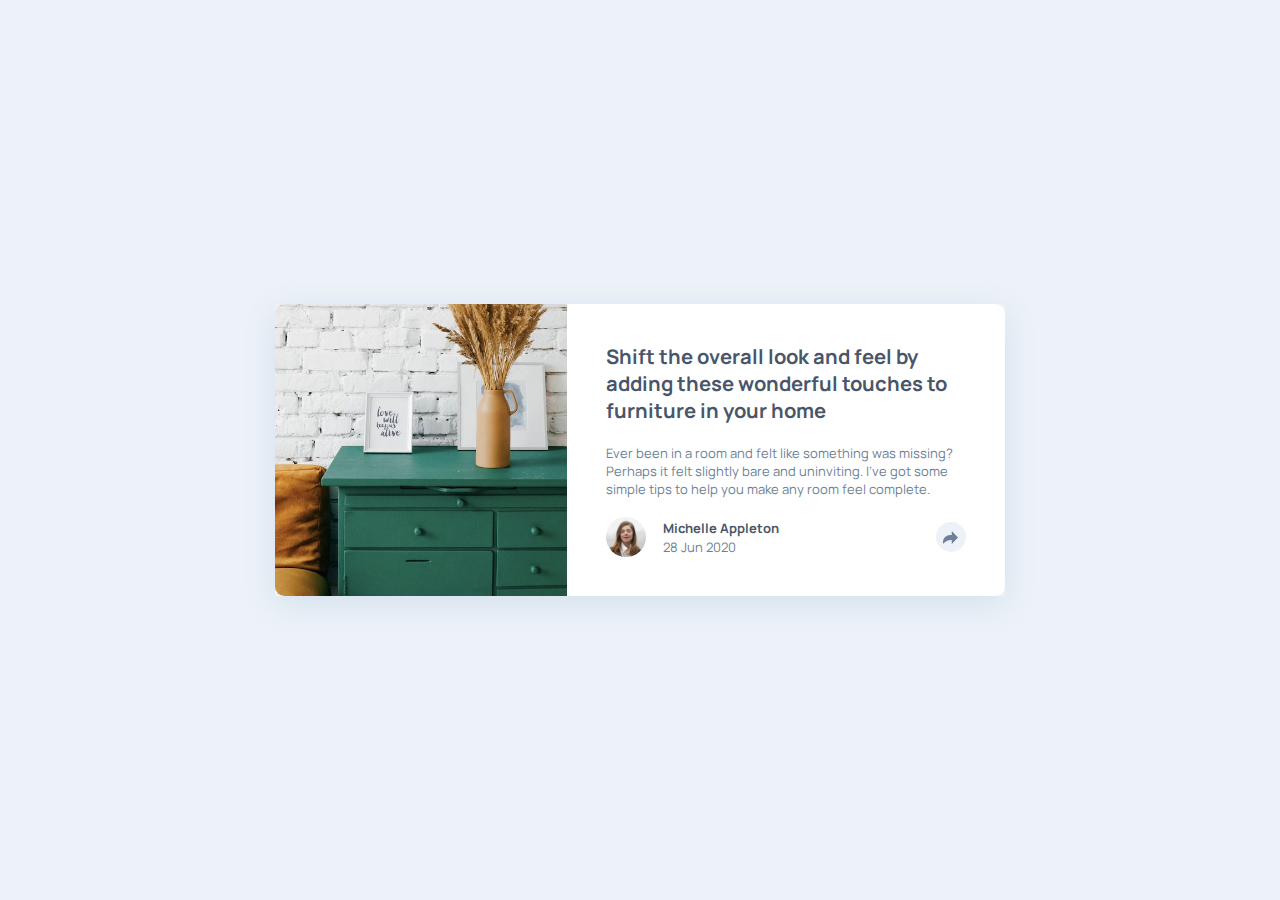
<file: article-preview-component-master/index.html>
<!DOCTYPE html>
<html lang="en">
<head>
  <meta charset="UTF-8">
  <meta name="viewport" content="width=device-width, initial-scale=1.0"> <!-- displays site properly based on user's device -->

  <link rel="icon" type="image/png" sizes="32x32" href="./assets/images/favicon-32x32.png">
  
  <title>Frontend Mentor | Article preview component</title>

  <link rel="stylesheet" href="css/index.css">
</head>
<body>
  <main>
    <div class="container">
      <div class="card flex">
        <div class="card_image">
          <img src="assets/images/drawers.jpg" alt="a">
        </div>
        <div class="card_desc">
          <section class="heading">
            <h1 class="title">
              Shift the overall look and feel by adding these wonderful 
              touches to furniture in your home
            </h1>
            <p class="desc">
              Ever been in a room and felt like something was missing? Perhaps 
              it felt slightly bare and uninviting. I’ve got some simple tips 
              to help you make any room feel complete.
            </p>
          </section>
          <section class="bottom ">
            <div class="profile">
              <img 
              src="assets/images/avatar-michelle.jpg" 
              alt="Michelle" 
              class="avatar">
              <div class="info">
                <h4> Michelle Appleton</h4>
                <p>28 Jun 2020</p>
              </div>
            </div>
            <div class="share">
              <div class="response">
                <p>share</p>
                <ul >
                  <li><a href="" alt=""><img src="assets/images/icon-facebook.svg" alt="icon-facebook"></a></li>
                  <li><a href="" alt=""><img src="assets/images/icon-twitter.svg" alt="icon-twitter"></a></li>
                  <li><a href="" alt=""><img src="assets/images/icon-pinterest.svg" alt="icon-pinterest"></a></li>
                </ul>
            </div>
              <div class="trigger">
                <img src="assets/images/icon-share.svg" alt="share">
              </div>
              
            </div>
          </section>
        </div>
      </div>
    </div>
  </main> 
  <script src="js/Main.js"></script> 
</body>
</html>
</file>
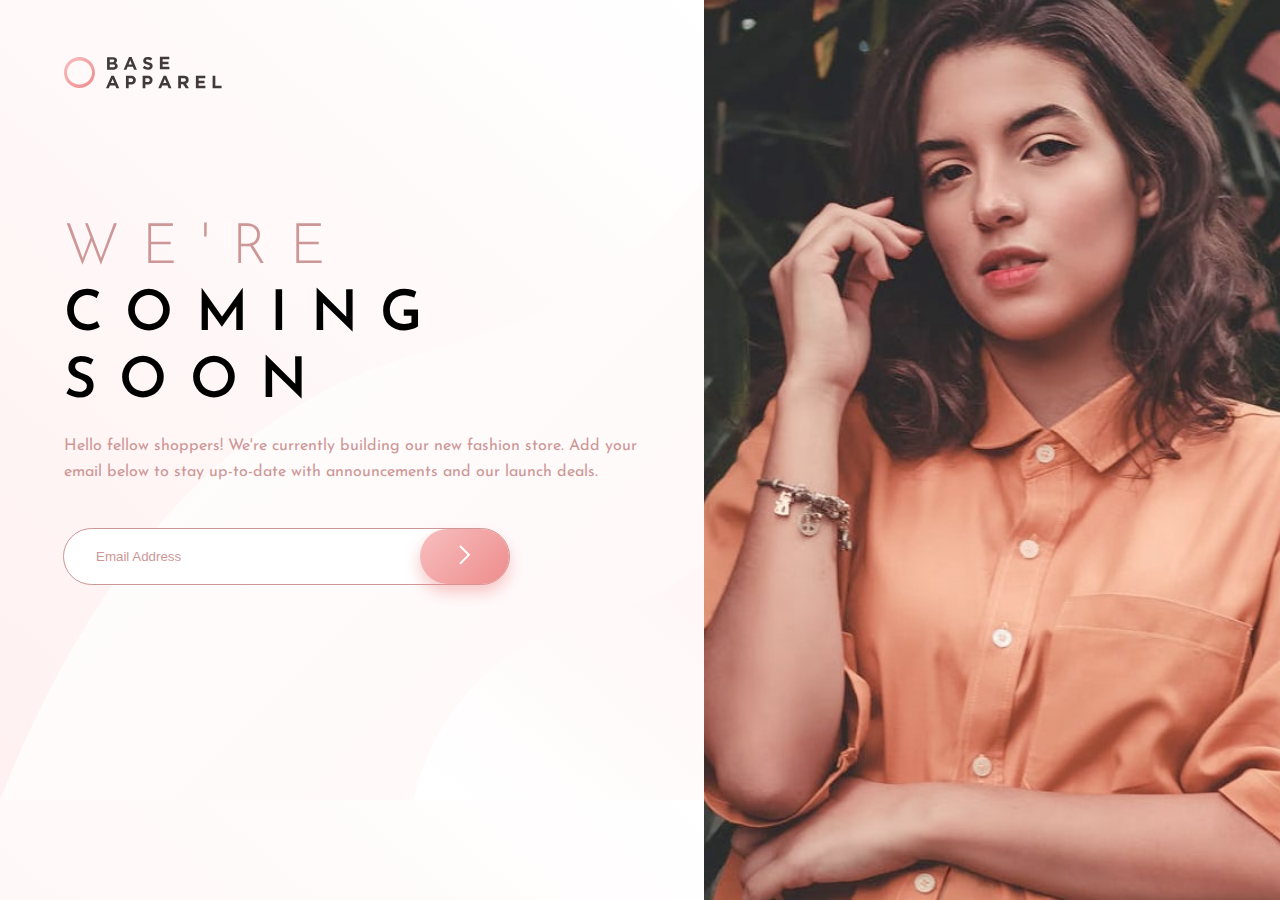
<file: base-apparel-coming-soon-master/index.html>
<!DOCTYPE html>
<html lang="en">
<head>
  <meta charset="UTF-8">
  <meta name="viewport" content="width=device-width, initial-scale=1.0"> <!-- displays site properly based on user's device -->
  <link rel="stylesheet" href="./css/index.css">
  <link rel="icon" type="image/png" sizes="32x32" href="assets/images/favicon-32x32.png">
  
  <title>Frontend Mentor | Base Apparel coming soon page</title>


</head>
<body>
  <main>
    <div class="container">
      <div class="card_desc">
        <div class="logo"><img src="assets/images/logo.svg" alt="logo"></div>
        <div class="background-mobile"></div>
        <div class="heading">
          <h1>We're <span>coming soon</span></h1>
          <P>Hello fellow shoppers! We're currently building our new fashion store. 
            Add your email below to stay up-to-date with announcements and our launch deals.</P>
        </div>
        <form action="submit">
          <div class="input">
            <input type="text" name="text_field" id="tf1" placeholder="Email Address">
            <img src="assets/images/icon-error.svg" alt="error" class="hide error">
            <button>
              <img src="assets/images/icon-arrow.svg" alt="submit">
            </button>
          </div>
          <p class="hide warning">Please provide a valid email</p>
        </form>
      </div>
      <div class="card_image">
        
      </div>
    </div>
  </main>
<script src="main.js"></script>

</body>
</html>
</file>
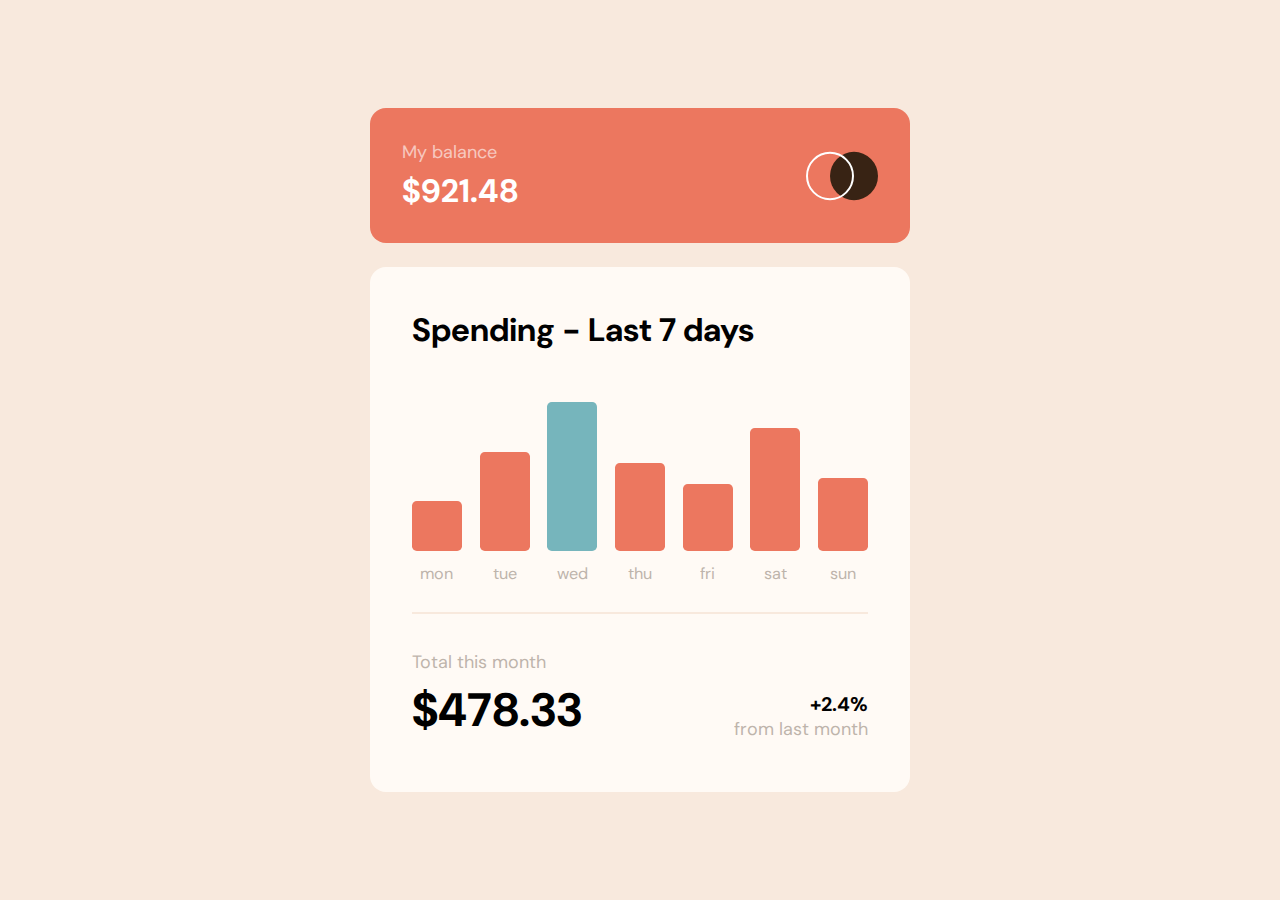
<file: expenses-chart-component-main/index.html>
<!DOCTYPE html>
<html lang="en">
  <head>
    <meta charset="UTF-8" />
    <meta name="viewport" content="width=device-width, initial-scale=1.0" />
    <!-- displays site properly based on user's device -->
    <link
      rel="icon"
      type="image/png"
      sizes="32x32"
      href="./images/favicon-32x32.png"
    />

    <title>Frontend Mentor | Expenses chart component</title>
    <link rel="stylesheet" href="css/index.css" />
    <!-- Feel free to remove these styles or customise in your own stylesheet 👍 -->
    <style>
      .attribution {
        font-size: 11px;
        text-align: center;
      }
      .attribution a {
        color: hsl(228, 45%, 44%);
      }
    </style>
    <script defer src="js/Main.js"></script>
  </head>
  <body>
    <main>
      <div class="container flex-column">
        <div class="balance flex">
          <div class="balance-wrapper">
            <p>My balance</p>
            <h2>$921.48</h2>
          </div>
          <img src="assets/images/logo.svg" alt="" />
        </div>
        <div class="graph flex-column">
          <h2>Spending - Last 7 days</h2>
          <div class="charts flex"></div>
          <div class="invest flex">
            <div class="total-spent flex-column">
              <p>Total this month</p>
              <h1>$478.33</h1>
            </div>
            <div class="desc flex-column">
              <h3>+2.4%</h3>
              <p>from last month</p>
            </div>
          </div>
        </div>
      </div>
    </main>
  </body>
</html>
</file>
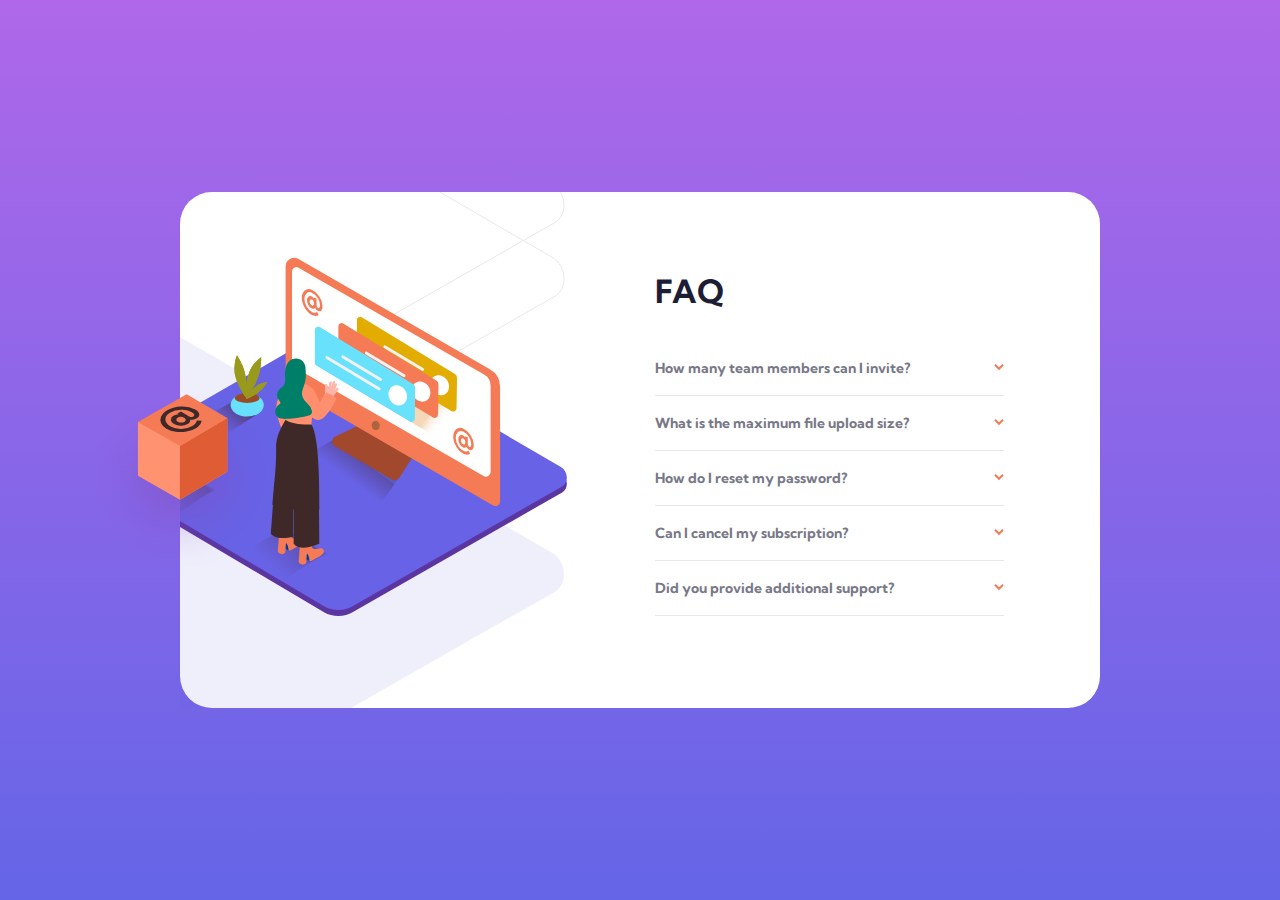
<file: faq-accordion-card-main/index.html>
<!DOCTYPE html>
<html lang="en">
<head>
  <meta charset="UTF-8">
  <meta name="viewport" content="width=device-width, initial-scale=1.0"> <!-- displays site properly based on user's device -->

  <link rel="icon" type="image/png" sizes="32x32" href="./images/favicon-32x32.png">
  
  <title>Frontend Mentor | FAQ Accordion Card</title>
  <link rel="stylesheet" href="assets/css/index.css">

  <!-- Feel free to remove these styles or customise in your own stylesheet 👍 -->
  <style>
    .attribution { font-size: 11px; text-align: center; }
    .attribution a { color: hsl(228, 45%, 44%); }
  </style>
</head>
<body>
  <main>
    
    <div class="container flex">
      <img src="assets/images/illustration-box-desktop.svg" alt="" class="img-1">
        <section class="images">
          <div class="image-one">
            <img src="assets/images/illustration-woman-online-desktop.svg" alt="">
          </div>
          
        
        </section>
        <section class="faqs flex-column">
          <div class="heading">
            <h1>FAQ</h1>
          </div>
          <div class="faqs-wrapper flex-column">
            <div class="faq">
              <div class="top">
                <h3 class="title">How many team members can I invite?</h3>
                <img src="assets/images/icon-arrow-down.svg" alt="show all">
              </div>
              
              <p class="desc"> You can invite up to 2 additional users on the Free plan. There is no limit on 
                team members for the Premium plan.</p>
            </div>
            <div class="faq">
              <div class="top">
                <h3 class="title">What is the maximum file upload size?</h3>
                <img src="assets/images/icon-arrow-down.svg" alt="show all">
              </div>
              
              <p class="desc">No more than 2GB. All files in your account must fit your allotted storage space.</p>

            </div>
            <div class="faq">
              <div class="top">
                <h3 class="title">How do I reset my password?</h3>
                <img src="assets/images/icon-arrow-down.svg" alt="show all">
              </div>
              <p class="desc">Click “Forgot password” from the login page or “Change password” from your profile page.
                A reset link will be emailed to you.</p>
            </div>
            <div class="faq">
              <div class="top">
                <h3 class="title">Can I cancel my subscription?</h3>
                <img src="assets/images/icon-arrow-down.svg" alt="show all">
              </div>
              <p class="desc">Yes! Send us a message and we’ll process your request no questions asked.</p>
            </div>
            <div class="faq">
              <div class="top">
                <h3 class="title">Did you provide additional support?</h3>
                <img src="assets/images/icon-arrow-down.svg" alt="show all">
              </div>
              
              <p class="desc"></p>
            </div>
          </div>
        </section>
    </div>
  </main>
  <script src="assets/js/Main.js"></script>
</body>
</html>
</file>
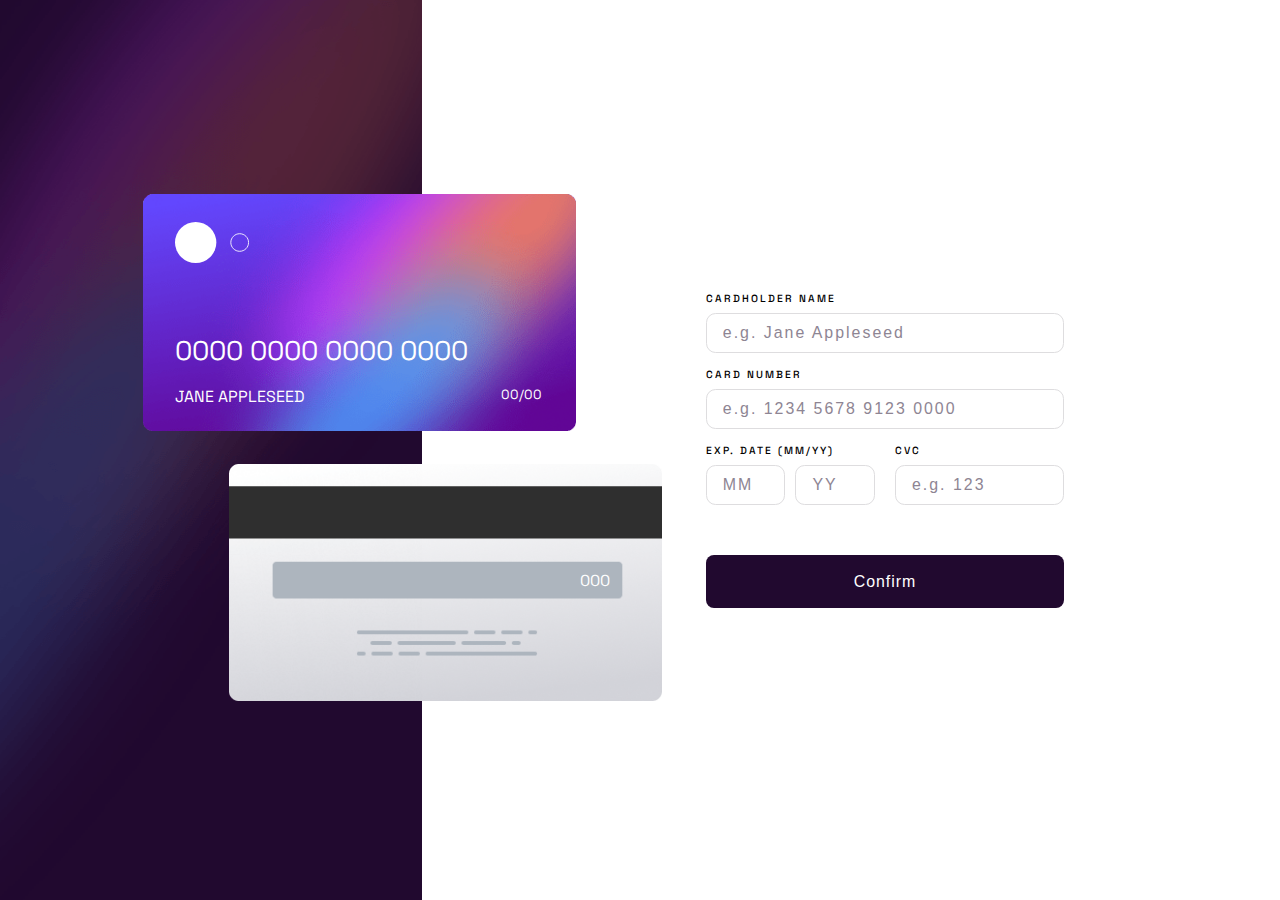
<file: interactive-card-details-form-main/index.html>
<!DOCTYPE html>
<html lang="en">
  <head>
    <meta charset="UTF-8" />
    <meta name="viewport" content="width=device-width, initial-scale=1.0" />
    <!-- displays site properly based on user's device -->

    <link
      rel="icon"
      type="image/png"
      sizes="32x32"
      href="./images/favicon-32x32.png"
    />

    <title>Frontend Mentor | Interactive card details form</title>
    <script src="./js/main.js" defer></script>
    <link rel="stylesheet" href="./css/style.css" />
  </head>
  <body>
    <!-- <img src="./design/desktop-design.jpg" alt="" class="desktop design" /> -->
    <!-- <img src="./design/complete-state-desktop.jpg" alt="" class="desktop design" /> -->
    <!-- <img src="./design/active-states.jpg" alt="" class="desktop design" /> -->
    <!-- <img src="./design/mobile-design.jpg" alt="" class="mobile design" /> -->
    <!-- <img src="./design/complete-state-mobile.jpg" alt="" class="mobile design" /> -->

    <main class="main">
      <div class="wrapper flex">
        <div class="container flex flex-rs">
          <div class="container__card relative flex">
            <div class="card card__front relative ">
              <img
                src="./images/bg-card-front.png"
                alt=""
                class="card__front--bg"
              />
              <div
                class="card__front__overlay absolute text-white flex flex-column"
              >
                <div class="card__header">
                  <img src="./images/card-logo.svg" alt="" class="card--logo" />
                </div>
                <div class="card__body">
                  <p class="card--number" value=""  >0000 0000 0000 0000</p>
                  <div class="card--bottom flex flex-sb">
                    <p class="card--name uppercase" >Jane Appleseed</p>
                    <small class="card--date" ><span class="card_date">00</span>/<span class="card_date">00</span></small>
                  </div>
                </div>
              </div>
            </div>
            <div class="card card__back relative">
              <img
                src="./images/bg-card-back.png"
                alt=""
                class="card__back--bg"
              />
              <div class="card__back__overlay absolute text-white">
                <p class="card--CVC" >000</p>
              </div>
            </div>
          </div>
          <div class="container__form flex">
            <form class="form__container bg-white">
              <div class="input__group">
                <label for="card_name" class="uppercase label"
                  >Cardholder Name</label
                >
                <input
                  type="text"
                  name="card-name"
                  id="card_name"
                  placeholder="e.g. Jane Appleseed"
                />
              </div>
              <div class="input__group">
                <label for="card_number" class="label uppercase"
                  >Card Number</label
                >
                <input
                  type="text"
                  value=""
                  name="cardNumber"
                  id="card_number"
                  placeholder="e.g. 1234 5678 9123 0000"
                  maxlength="19"
                />
              </div>
              <div class="input__group bottom flex">
                <div class="date--in">
                  <label for="month-in" class="label uppercase"
                    >Exp. Date (MM/YY)</label
                  >
                  <div class="date-form flex">
                    <input
                      type="text"
                      name="month"
                      id="month-in"
                      placeholder="MM"
                      class="card_dateIn"
                      maxlength="2"
                    />
                    <input
                      type="text"
                      name="year"
                      id="year-in"
                      placeholder="YY"
                      class="card_dateIn"
                      maxlength="2"
                    />
                  </div>
                </div>
                <div class="CVC--in">
                  <label for="CVC-in" class="label uppercase">CVC </label>
                  <input type="text" id="CVC--in" placeholder="e.g. 123" maxlength="3"/>
                </div>
              </div>
              <input type="submit" value="Confirm" class="btn btn-primary " />
            </form>
          </div>
        </div>
      </div>
    </main>
  </body>
</html>
</file>
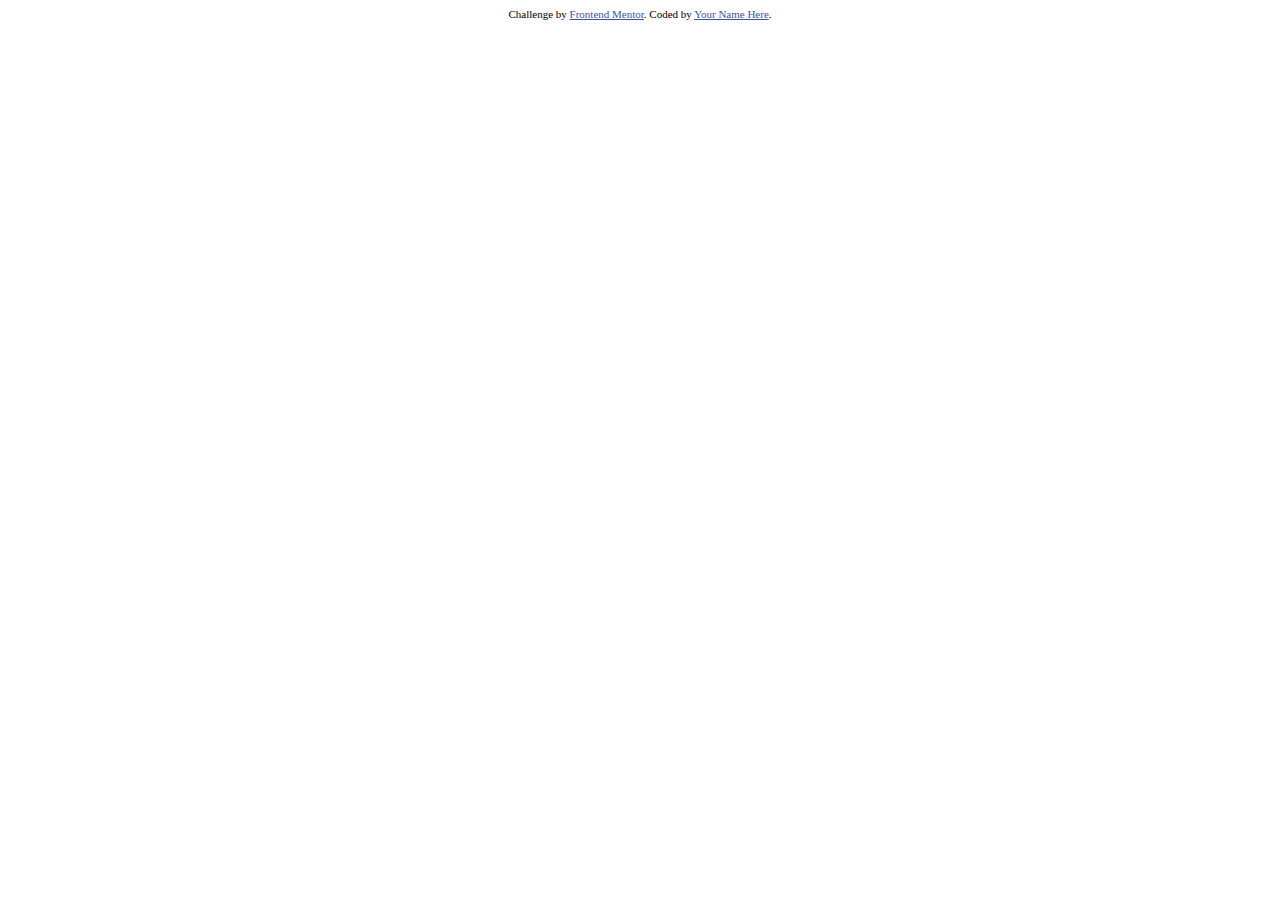
<file: interactive-comments-section-main/index.html>
<!DOCTYPE html>
<html lang="en">
<head>
  <meta charset="UTF-8">
  <meta name="viewport" content="width=device-width, initial-scale=1.0"> <!-- displays site properly based on user's device -->

  <link rel="icon" type="image/png" sizes="32x32" href="./images/favicon-32x32.png">
  
  <title>Frontend Mentor | Interactive comments section</title>

  <!-- Feel free to remove these styles or customise in your own stylesheet 👍 -->
  <style>
    .attribution { font-size: 11px; text-align: center; }
    .attribution a { color: hsl(228, 45%, 44%); }
  </style>
</head>
<body>

  <!-- Pull dynamic content from the data.json file -->
  
  <div class="attribution">
    Challenge by <a href="https://www.frontendmentor.io?ref=challenge" target="_blank">Frontend Mentor</a>. 
    Coded by <a href="#">Your Name Here</a>.
  </div>
</body>
</html>
</file>
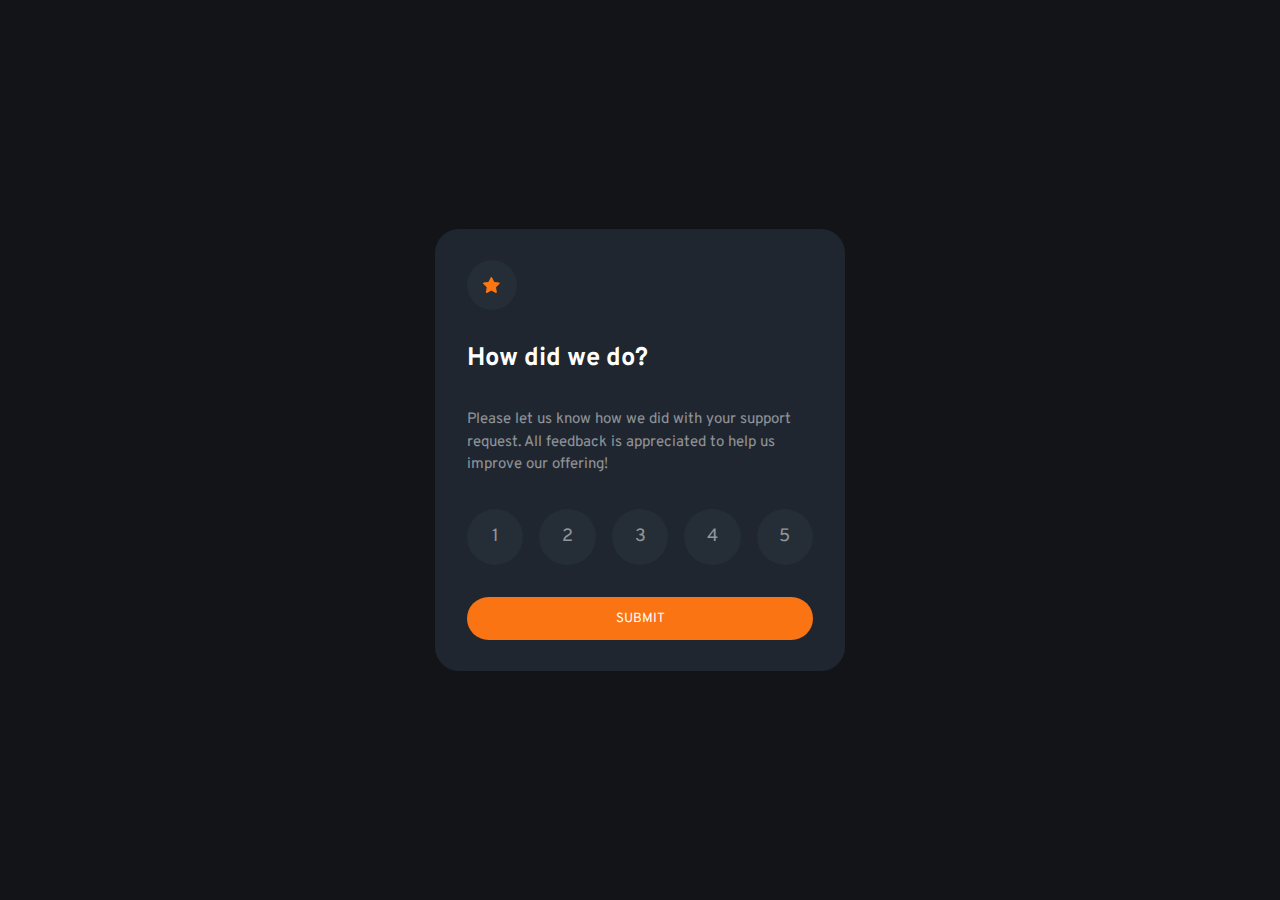
<file: interactive-rating-component-main/index.html>
<!DOCTYPE html>
<html lang="en">
<head>
  <meta charset="UTF-8">
  <meta name="viewport" content="width=device-width, initial-scale=1.0"> <!-- displays site properly based on user's device -->
  <link rel="icon" type="image/png" sizes="32x32" href="assets/images/favicon-32x32.png">
  <link rel="stylesheet" href="assets/css/index.css"> 
  <title>Frontend Mentor | Interactive rating component</title>
</head>
<body>

  <!-- Rating state start -->
  <main>
    <div class="container">
      <section class="interactive-rating">
        <div class="star"><img src="assets/images/icon-star.svg" alt=""></div>
        <div class="heading">
          <h1>How did we do?</h1>
          <p>Please let us know how we did with your support request. All feedback is appreciated 
            to help us improve our offering!
          </p>
        </div>
        <div class="option-wrapper">
          <div class="number"><p>1</p></div>
          <div class="number"><p>2</p></div>
          <div class="number"><p>3</p></div>
          <div class="number"><p>4</p></div>
          <div class="number"><p>5</p></div>
        </div>
        <div class="btn">
          <button>Submit</button>
        </div>
      </section>
      <section class="feedback">
        <div class="icon">
          <img src="assets/images/illustration-thank-you.svg" alt="ty">
        </div>
        <div class="rating">
          <p>You selected <span id="selected-opt">1</span> out of 5</p>
        </div>
        <div class="desc">
          <h1>Thank you!</h1>
          <p>We appreciate you taking the time to give a rating. If you ever need more support, 
            don’t hesitate to get in touch!</p>
        </div>
      </section>
    </div>
  </main>
  <script src="assets/js/main.js"></script>
</body>
</html>
</file>
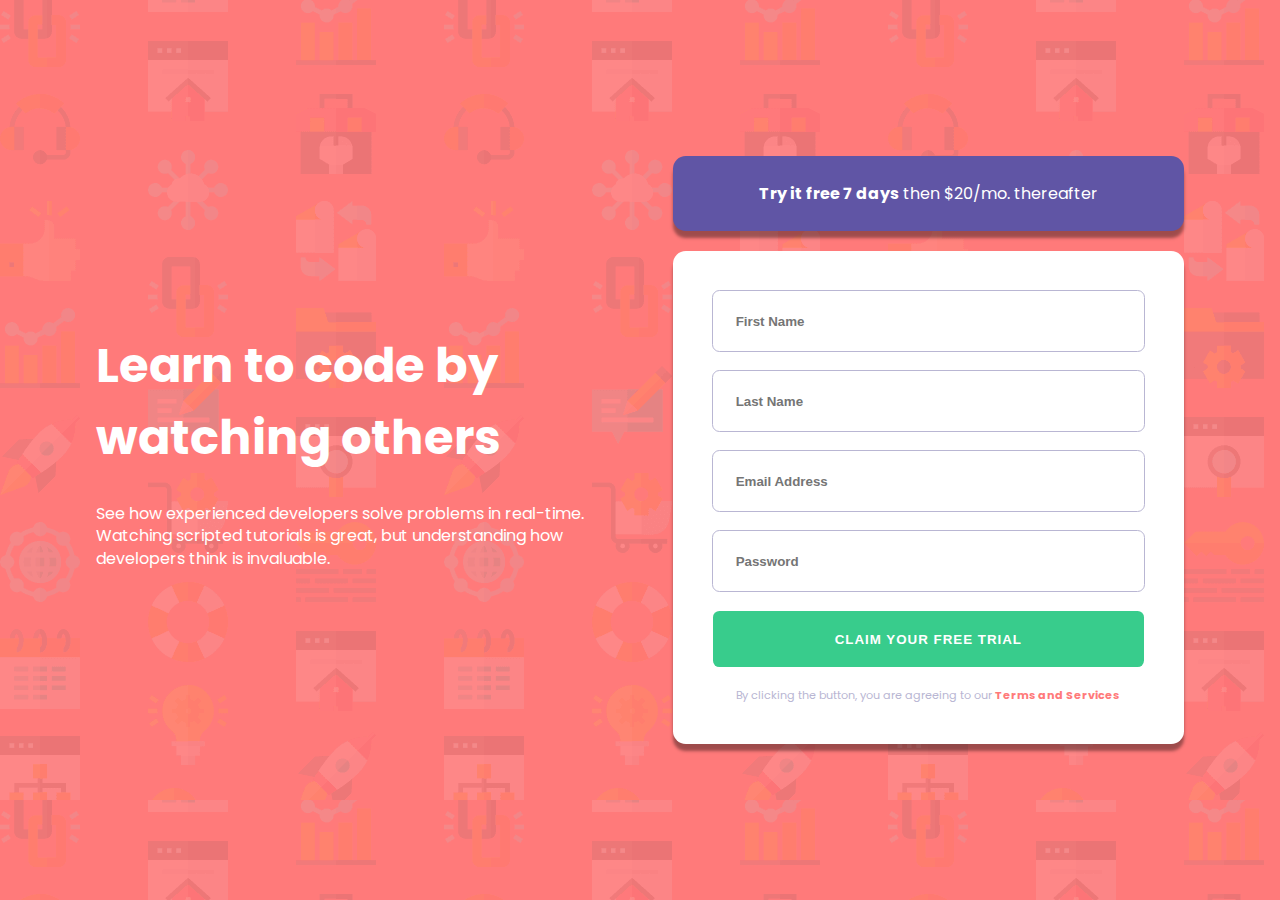
<file: intro-component-with-signup-form-master/index.html>
<!DOCTYPE html>
<html lang="en">
<head>
  <meta charset="UTF-8">
  <meta name="viewport" content="width=device-width, initial-scale=1.0"> <!-- displays site properly based on user's device -->

  <link rel="icon" type="image/png" sizes="32x32" href="./assets/images/favicon-32x32.png">
  
  <title>Frontend Mentor | Intro component with sign up form</title>
  <link rel="stylesheet" href="css/index.css">
</head>
<body>
  <main>
    <div class="container flex">
      <div class="left">
        <h1>Learn to code by watching others</h1>
        <p>See how experienced developers solve problems in real-time. Watching scripted tutorials is great, 
          but understanding how developers think is invaluable. </p>
      </div>
      <div class="right">
        <div class="offer">
          <p><span class="bold">Try it free 7 days</span> then $20/mo. thereafter</p>
        </div>
        <div class="forms">
          <div class="form">
            <input type="text" class="tf" placeholder="First Name">
            <img src="assets/images/icon-error.svg" alt="error" class="warning">
            <small class="validate">First Name cannot be empty</small>
          </div>
          <div class="form">
            <input type="text" class="tf" placeholder="Last Name">
            <img src="assets/images/icon-error.svg" alt="error" class="warning">
            <small class="validate">Last Name cannot be empty</small>
          </div>
          <div class="form">
            <input type="text" class="tf" placeholder="Email Address">
            <img src="assets/images/icon-error.svg" alt="error" class="warning">
            <small class="validate">Look like this is not an email</small>
          </div>
          <div class="form">
            <input type="password" class="tf" placeholder="Password">
            <img src="assets/images/icon-error.svg" alt="error" class="warning">
            <small class="validate">Password cannot be empty</small>
          </div>
          <button class="submit">Claim your free trial </button>
          <small class="approval"> By clicking the button, you are agreeing to our <span class="bold">Terms and Services</span></small>
        </div>
      </div>
    </div>
  </main>
<script src="js/Main.js"></script>
</body>
</html>
</file>
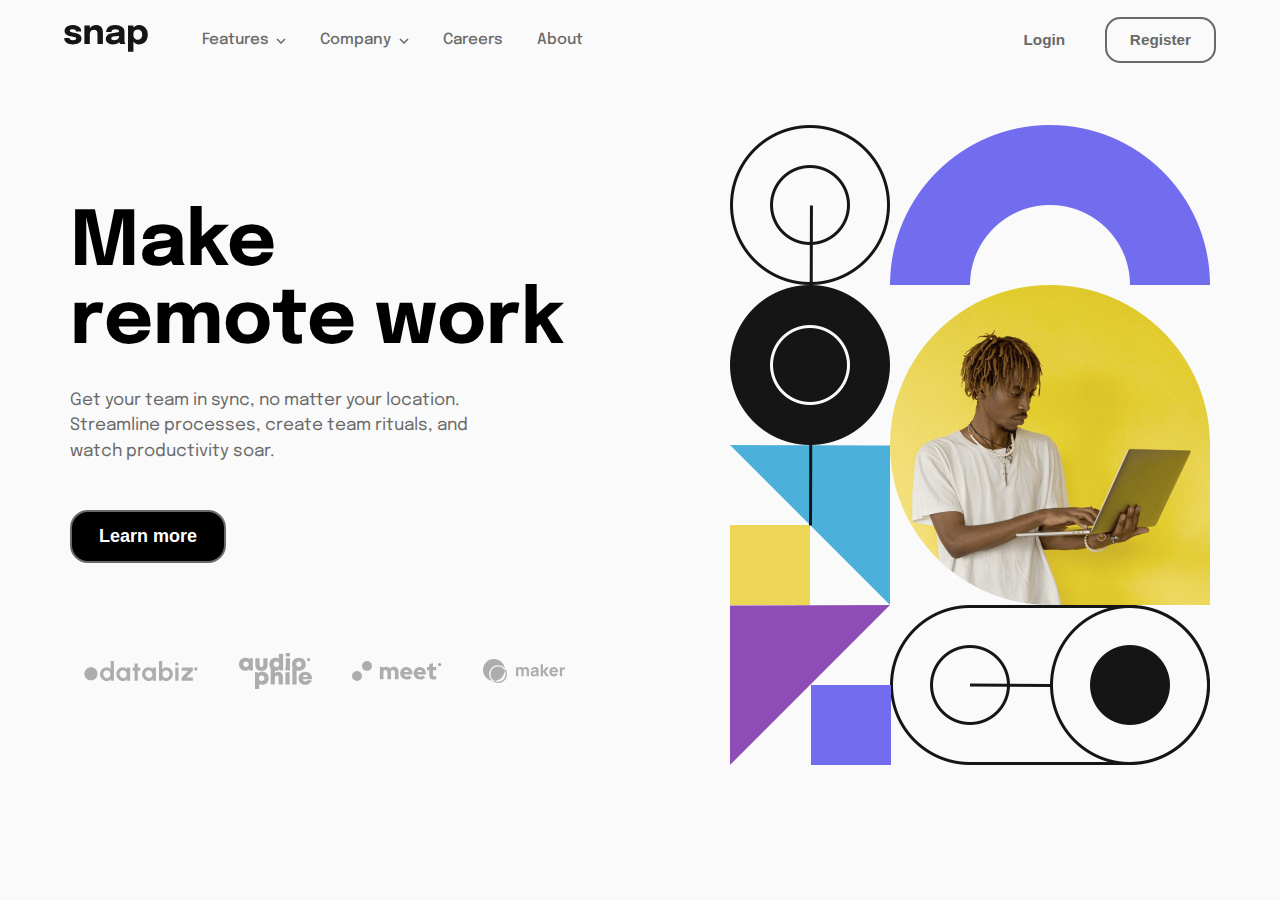
<file: intro-section-with-dropdown-navigation-main/index.html>
<!DOCTYPE html>
<html lang="en">
<head>
  <meta charset="UTF-8">
  <meta name="viewport" content="width=device-width, initial-scale=1.0"> <!-- displays site properly based on user's device -->
  <link rel="icon" type="image/png" sizes="32x32" href="./images/favicon-32x32.png">
  <title>Frontend Mentor | Intro section with dropdown navigation</title>
  <!-- Feel free to remove these styles or customise in your own stylesheet 👍 -->
  <link rel="stylesheet" href="./css/index.css">
</head>
<body>
  <header class="flex">
    <div class="logo">
      <img src="assets/images/logo.svg" alt="logo" class="logo">
    </div>
    <div class="menu-trigger">
      <img src="assets/images/icon-menu.svg" alt="">
    </div>
    <nav class="navbar ">
      <div class="nav-wrapper flex">
        <div class="close-trigger">
          <img src="assets/images/icon-close-menu.svg" alt="">
        </div>
        <ul class="links flex">
          
          <li class="trigger" >
            <a href="#">Features<img src="assets/images/icon-arrow-down.svg" alt="icon-arrow-down"></a>
            <ul class="flex-column ">
              <li><a href="#"><img src="assets/images/icon-todo.svg" alt="icon-todo">Todo List</a></li>
              <li><a href="#"><img src="assets/images/icon-calendar.svg" alt="icon-calendar">Calendar</a></li>
              <li><a href="#"><img src="assets/images/icon-reminders.svg" alt="icon-reminders">Reminders</a></li>
              <li><a href="#"><img src="assets/images/icon-planning.svg" alt="icon-planning">Planning</a></li>
            </ul>
          </li>
          <li class="trigger">
            <a  href="#">Company<img src="assets/images/icon-arrow-down.svg" alt="icon-arrow-down"></a>
            <ul class="flex-column ">
              <li><a href="#">History</a></li>
              <li><a href="#">Our Team</a></li>
              <li><a href="#">Blog</a></li>
            </ul>
          </li>
          <li><a href="#">Careers</a></li>
          <li><a href="#">About</a></li>
        </ul>
        <div class="join-with-us flex">
          <button class="btn">Login</button>
          <button class="btn border">Register</button>
        </div>
      </div>
    </nav>
  </header>
  <main>
    <div class="container flex">
      <div class="left flex-column">
        <h1>Make remote work</h1>
        <p class="indent">Get your team in sync, no matter your location. Streamline processes, 
          create team rituals, and watch productivity soar.</p>
        <button class="btn border black">Learn more</button>
        <div class="supported-to flex">
          <img src="assets/images/client-databiz.svg" alt="">
          <img src="assets/images/client-audiophile.svg" alt="">
          <img src="assets/images/client-meet.svg" alt="">
          <img src="assets/images/client-maker.svg" alt="">
        </div>
      </div>
      <div class="right">
        <picture>
          <source media="(min-width: 770px)" srcset="assets/images/image-hero-desktop.png">
          <source media="(max-width: 768px )" srcset="assets/images/image-hero-mobile.png">
          <img  alt="avatar" >
        </picture>
      </div>
    </div>
  </main>
  <script src="js/Main.js"></script>
</body>
</html>
</file>
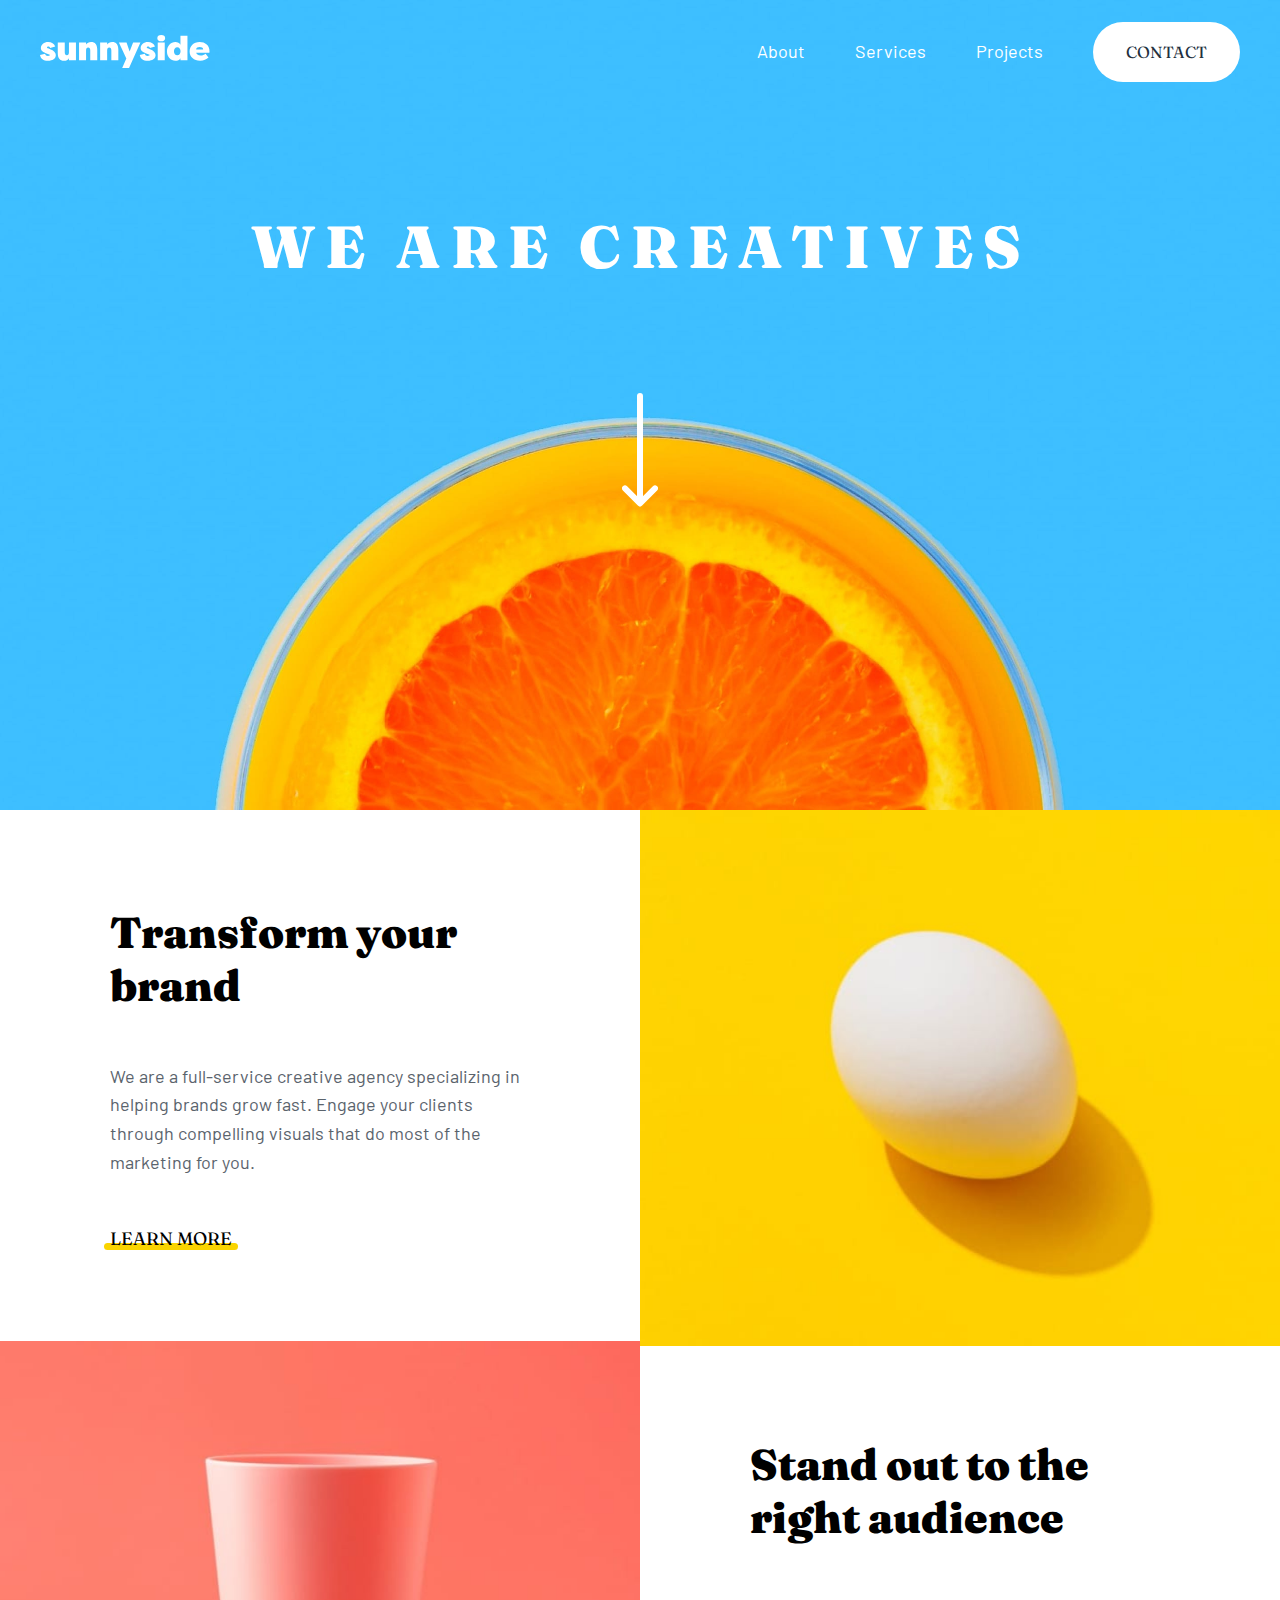
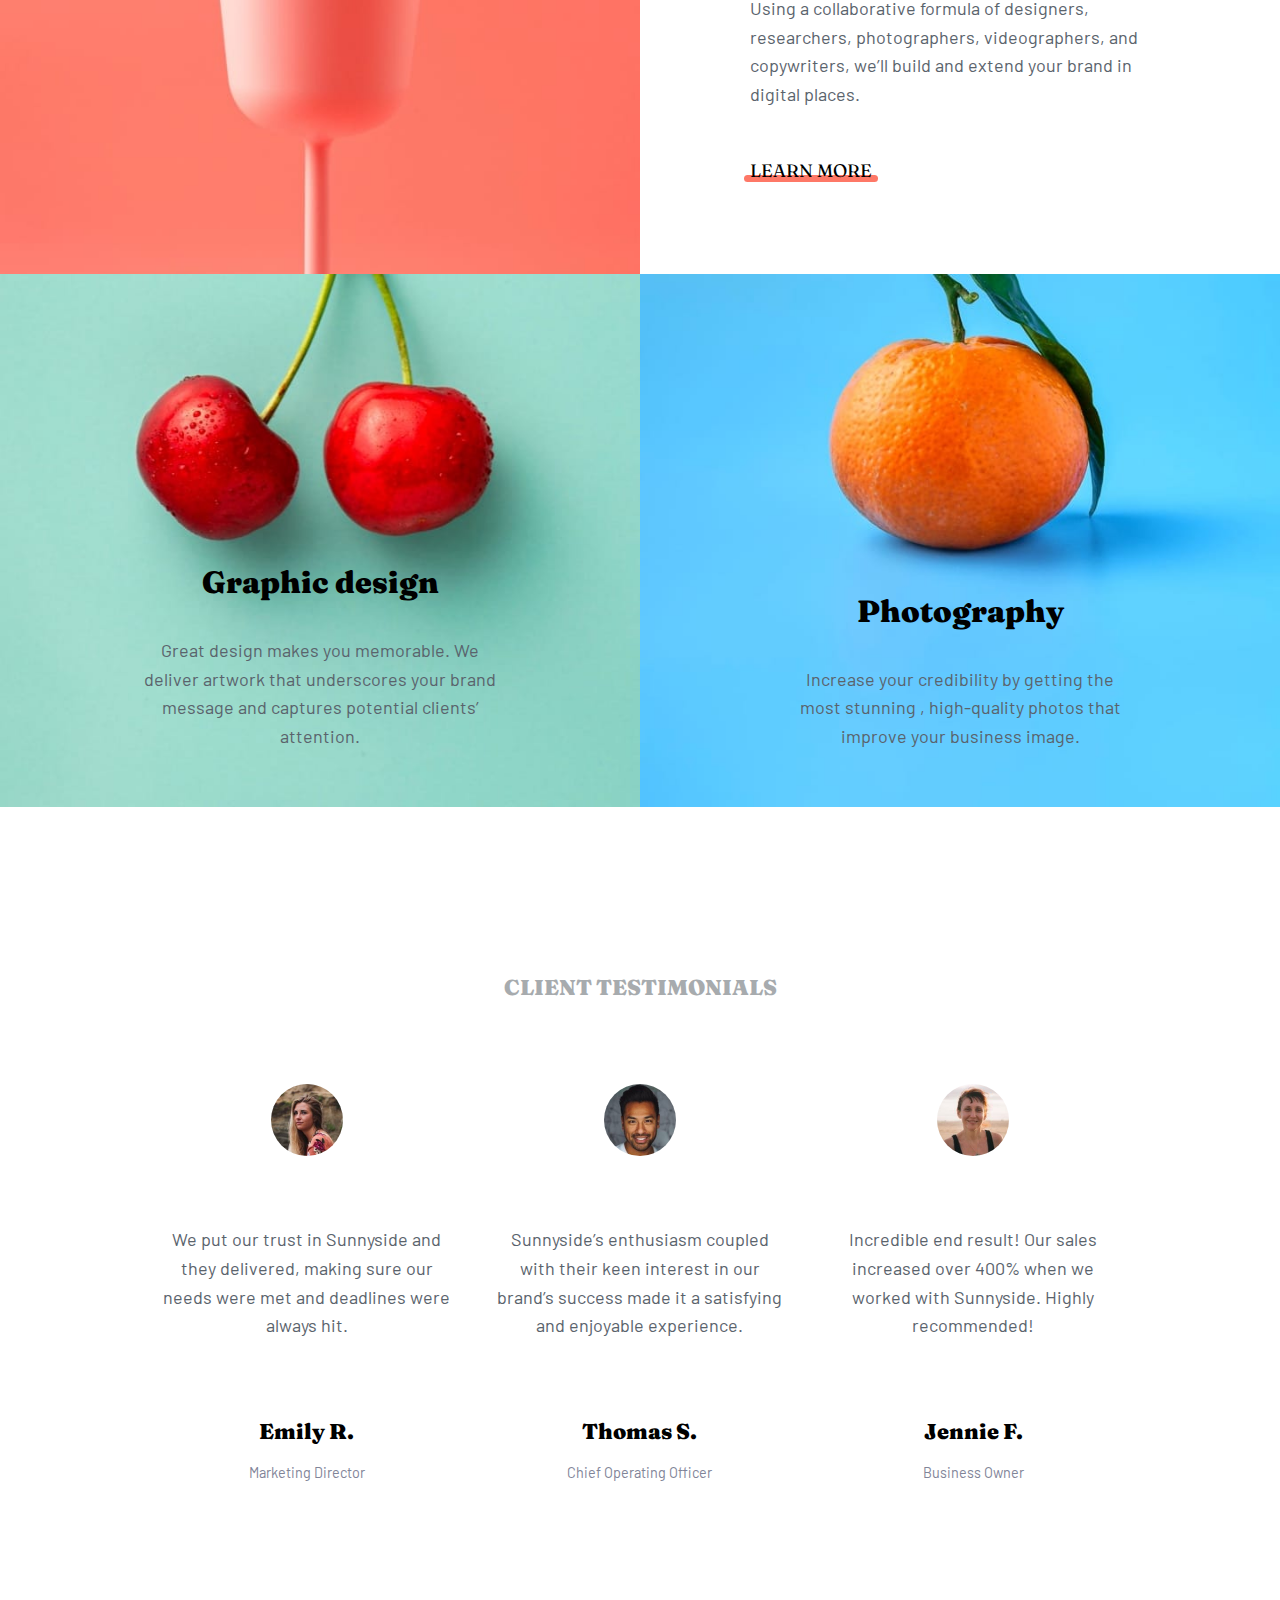
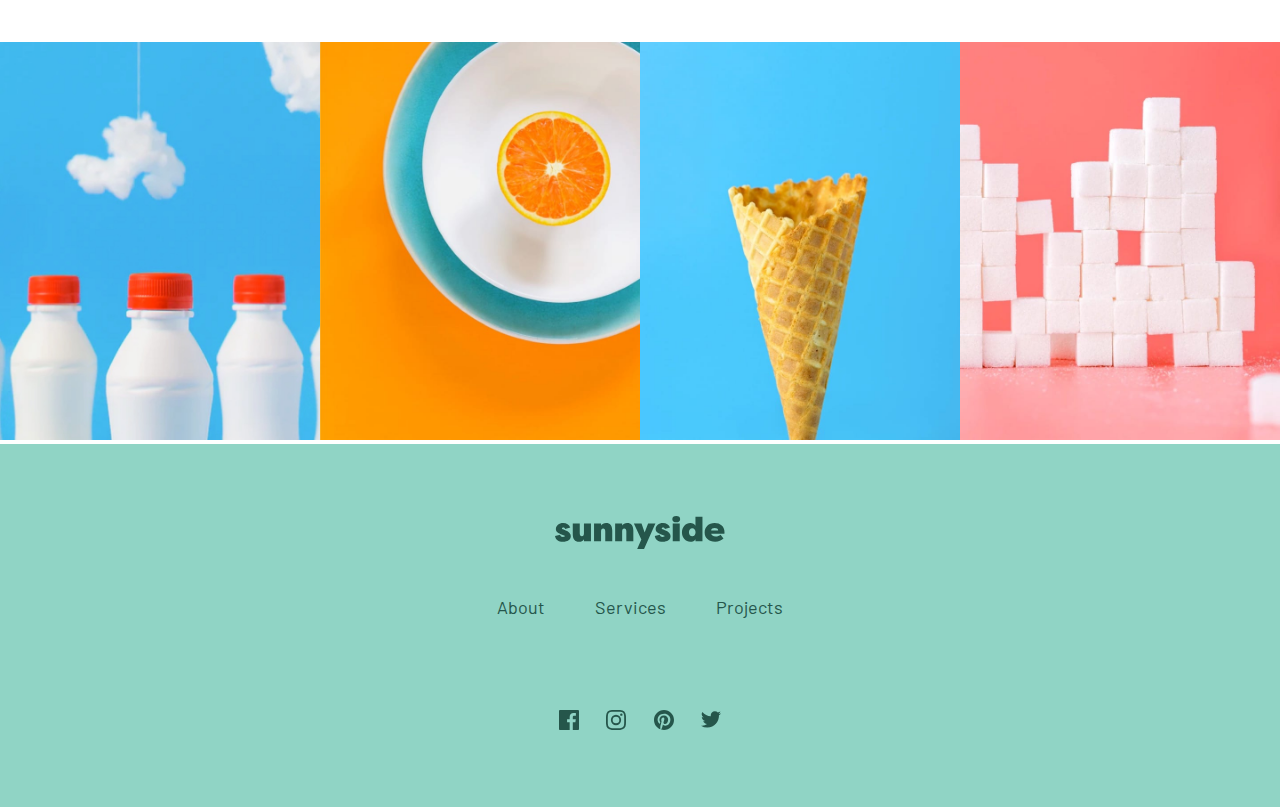
<file: sunnyside-agency-landing-page-main/index.html>
<!DOCTYPE html>
<html lang="en">
  <head>
    <meta charset="UTF-8" />
    <meta name="viewport" content="width=device-width, initial-scale=1.0" />
    <link
      rel="icon"
      type="image/png"
      sizes="32x32"
      href="./images/favicon-32x32.png"
    />
    <link rel="stylesheet" href="./css/style.css">
    <script src="./js/script.js" defer></script>
    <title>Frontend Mentor | Sunnyside agency landing page</title>
  </head>
  <body >
    <div class="container relative">
      <header class="header text-white relative">
        <nav class="navbar flex absolute ">
          <img src="./images/logo.svg" alt="logo" class="logo" />
          <ul class="navbar__links flex g-20">
            <li><a href="#">About</a></li>
            <li><a href="#">Services</a></li>
            <li><a href="#">Projects </a></li>
            <li ><a href="#" class="btn-primary ">Contact</a></li>
          </ul>
          <div class="hamburger">
            <div class="hamburger__toggler relative ">
              <img src="./images/icon-hamburger.svg" alt="hamburger" />
              <input type="checkbox" name="dd" id="toggler" class="absolute" />
            </div>
            <ul class="hamburger__links absolute g-17 flex flex-column bg-white text-neutral2 ">
              <li><a href="#">About</a></li>
              <li><a href="#">Services</a></li>
              <li><a href="#">Projects </a></li>
              <li ><a href="#" class="btn-secondary">Contact</a></li>
            </ul>
          </div>
        </nav>
        <section class="hero relative ">
          <div class="hero__image">
            <picture>
              <source media="(min-width : 725px)" srcset="./images/desktop/image-header.jpg">
              <img src="./images/desktop/image-header.jpg" alt="header" />
            </picture>
          </div>
          <div class="hero__text absolute ">
            <h1 class="uppercase">We are creatives</h1>
            <img src="./images/icon-arrow-down.svg" class="arrow" alt="arrow" />
          </div>
        </section>
      </header>

      <main class="main">
        <section class="fiture flex flex-rs-reverse">
          <div class="fiture--ilustration flex-child">
            <picture>
              <source media="(min-width : 725px)" srcset="./images/desktop/image-transform.jpg">
              <img src="./images/mobile/image-transform.jpg" alt="image-transform"  />
            </picture>
          </div>
          <div class="fiture--description flex-child flex flex-column reverse" >
            <h2>Transform your brand</h2>
            <p>
              We are a full-service creative agency specializing in helping
              brands grow fast. Engage your clients through compelling visuals
              that do most of the marketing for you.
            </p>
            <a href="#" class="uppercase underline-yellow learn-more"  >Learn more</a>
          </div>
        </section>
        <section class="fiture flex  flex-rs ">
          <div class="fiture--ilustration flex-child">
            <picture>
              <source media="(min-width : 725px)"  srcset="./images/desktop/image-stand-out.jpg" />
              <img src="./images/mobile/image-stand-out.jpg" alt="image-stand-out"/>
            </picture>
          </div>
          <div class="fiture--description flex-child flex flex-column">
            <h2>Stand out to the right audience</h2>
            <p>
              Using a collaborative formula of designers, researchers,
              photographers, videographers, and copywriters, we’ll build and
              extend your brand in digital places.
            </p>
            <a href="#" class="uppercase underline-red learn-more"  >Learn more</a>
          </div>
        </section>

        <section class="services flex flex-rs">
          <div class="service flex-child relative">
            <div class="service--image">
              <picture>
                <source media="(min-width : 576px)" srcset="./images/desktop/image-graphic-design.jpg"/>
                <img src="./images/mobile/image-graphic-design.jpg" alt="image-graphic-design "/>
              </picture>
            </div>
            <div class="service--description">
              <h3>Graphic design</h3>
              <p>
                Great design makes you memorable. We deliver artwork that
                underscores your brand message and captures potential clients’
                attention.
              </p>
            </div>
          </div>
          <div class="service flex-child relative">
            <div class="service--image">
              <picture>
                <source media="(min-width : 576px)" srcset="./images/desktop/image-photography.jpg"/>
                <img src="./images/mobile/image-photography.jpg" alt="image-photography"  />
              </picture>
            </div>
            <div class="service--description">
              <h3>Photography</h3>
              <p>
                Increase your credibility by getting the most stunning ,
                high-quality photos that improve your business image.
              </p>
            </div>
          </div>
        </section>
        <section class="testimonial ">
          <h4 class="uppercase text-neutral4 title ">Client testimonials</h3>
          <div class=" flex flex-rs testimonial__wrapper">
            <div class="testimoni flex-child3">
               <img src="./images/image-emily.jpg" alt="Emily" class="testimoni--avatar">
              <div class="testimoni--comment">
                <p>
                  We put our trust in Sunnyside and they delivered, making
                  sure our needs were met and deadlines were always hit.
                </p>
            </div>
            <div class="testimonial--identity">
              <h4 class="name">Emily R.</h4>
              <small class="job">Marketing Director </small>
            </div>
          </div>
            <div class="testimoni flex-child3">
               <img src="./images/image-thomas.jpg" alt="Thomas" class="testimoni--avatar">
              <div class="testimoni--comment">
                <p>
                  Sunnyside’s enthusiasm coupled with their keen interest in our
                  brand’s success made it a satisfying and enjoyable experience.
                </p>
            </div>
            <div class="testimonial--identity">
              <h4 class="name">Thomas S.</h4>
              <small class="job">Chief Operating Officer</small>
            </div>
          </div>
            <div class="testimoni flex-child3">
               <img src="./images/image-jennie.jpg" alt="Jennie" class="testimoni--avatar">
              <div class="testimoni--comment">
                <p>
                  Incredible end result! Our sales increased over 400%
                  when we worked with Sunnyside. Highly recommended!
                </p>
            </div>
            <div class="testimonial--identity">
              <h4 class="name">Jennie F.</h4>
              <small class="job">Business Owner</small>
            </div>
          </div>
        </section>
        <section class="gallery grid">
        <div class="gallery__image">
          <picture>
            <source media="(min-width: 725px)" srcset="./images/desktop/image-gallery-milkbottles.jpg">
            <img src="./images/mobile/image-gallery-milkbottles.jpg" alt="milk-bottles" >
          </picture>
        </div>
        <div class="gallery__image">
          <picture>
            <source media="(min-width: 725px)" srcset="./images/desktop/image-gallery-orange.jpg">
            <img src="./images/mobile/image-gallery-orange.jpg" alt="orange" >
          </picture>
        </div>
        <div class="gallery__image">
          <picture>
            <source media="(min-width: 725px)" srcset="./images/desktop/image-gallery-cone.jpg">
            <img src="./images/mobile/image-gallery-cone.jpg" alt="cone" >
          </picture>
        </div>
        <div class="gallery__image">
          <picture>
            <source media="(min-width: 725px)" srcset="./images/desktop/image-gallery-sugarcubes.jpg">
            <img src="./images/mobile/image-gallery-sugar-cubes.jpg" alt="sugarcubes" >
          </picture>
        </div>
      </section>
      </main>
      
      <footer class="footer">
        <div class="footer__wrapper flex flex-column  ">
          <img src="./images/logo2.svg" alt="" class="logo-fixed">
          <ul class="footer--links flex g-20">
            <li><a href="#">About </a></li>
            <li><a href="#">Services </a></li>
            <li><a href="#">Projects</a></li>
          </ul>
          <ul class="footer--med flex g-11" >
            <li><a href="#"><svg width="20" height="20" xmlns="http://www.w3.org/2000/svg"><path d="M18.896 0H1.104C.494 0 0 .494 0 1.104v17.793C0 19.506.494 20 1.104 20h9.58v-7.745H8.076V9.237h2.606V7.01c0-2.583 1.578-3.99 3.883-3.99 1.104 0 2.052.082 2.329.119v2.7h-1.598c-1.254 0-1.496.597-1.496 1.47v1.928h2.989l-.39 3.018h-2.6V20h5.098c.608 0 1.102-.494 1.102-1.104V1.104C20 .494 19.506 0 18.896 0z"  fill-rule="nonzero"/></svg></a></li>
            <li><a href="#"><svg width="20" height="20" xmlns="http://www.w3.org/2000/svg"><path d="M10 1.802c2.67 0 2.987.01 4.042.059 2.71.123 3.975 1.409 4.099 4.099.048 1.054.057 1.37.057 4.04 0 2.672-.01 2.988-.057 4.042-.124 2.687-1.387 3.975-4.1 4.099-1.054.048-1.37.058-4.041.058-2.67 0-2.987-.01-4.04-.058-2.718-.124-3.977-1.416-4.1-4.1-.048-1.054-.058-1.37-.058-4.041 0-2.67.01-2.986.058-4.04.124-2.69 1.387-3.977 4.1-4.1 1.054-.048 1.37-.058 4.04-.058zM10 0C7.284 0 6.944.012 5.877.06 2.246.227.227 2.242.061 5.877.01 6.944 0 7.284 0 10s.012 3.057.06 4.123c.167 3.632 2.182 5.65 5.817 5.817 1.067.048 1.407.06 4.123.06s3.057-.012 4.123-.06c3.629-.167 5.652-2.182 5.816-5.817.05-1.066.061-1.407.061-4.123s-.012-3.056-.06-4.122C19.777 2.249 17.76.228 14.124.06 13.057.01 12.716 0 10 0zm0 4.865a5.135 5.135 0 100 10.27 5.135 5.135 0 000-10.27zm0 8.468a3.333 3.333 0 110-6.666 3.333 3.333 0 010 6.666zm5.338-9.87a1.2 1.2 0 100 2.4 1.2 1.2 0 000-2.4z"  fill-rule="nonzero"/></svg></a></li>
            <li><a href="#"><svg width="20" height="20" xmlns="http://www.w3.org/2000/svg"><path d="M10 0C4.477 0 0 4.477 0 10c0 4.237 2.636 7.855 6.356 9.312-.088-.791-.167-2.005.035-2.868.181-.78 1.172-4.97 1.172-4.97s-.299-.6-.299-1.486c0-1.39.806-2.428 1.81-2.428.852 0 1.264.64 1.264 1.408 0 .858-.546 2.14-.828 3.33-.236.995.5 1.807 1.48 1.807 1.778 0 3.144-1.874 3.144-4.58 0-2.393-1.72-4.068-4.176-4.068-2.845 0-4.516 2.135-4.516 4.34 0 .859.331 1.781.745 2.281a.3.3 0 01.069.288l-.278 1.133c-.044.183-.145.223-.335.134-1.249-.581-2.03-2.407-2.03-3.874 0-3.154 2.292-6.052 6.608-6.052 3.469 0 6.165 2.473 6.165 5.776 0 3.447-2.173 6.22-5.19 6.22-1.013 0-1.965-.525-2.291-1.148l-.623 2.378c-.226.869-.835 1.958-1.244 2.621.937.29 1.931.446 2.962.446 5.523 0 10-4.477 10-10S15.523 0 10 0z"  fill-rule="nonzero"/></svg></a></li>
            <li><a href="#"><svg  width="20" height="17" xmlns="http://www.w3.org/2000/svg"><path d="M20 2.172a8.192 8.192 0 01-2.357.646 4.11 4.11 0 001.805-2.27 8.22 8.22 0 01-2.606.996A4.096 4.096 0 0013.847.248c-2.65 0-4.596 2.472-3.998 5.037A11.648 11.648 0 011.392 1a4.109 4.109 0 001.27 5.478 4.086 4.086 0 01-1.858-.513c-.045 1.9 1.318 3.679 3.291 4.075a4.113 4.113 0 01-1.853.07 4.106 4.106 0 003.833 2.849A8.25 8.25 0 010 14.658a11.616 11.616 0 006.29 1.843c7.618 0 11.923-6.434 11.663-12.205A8.354 8.354 0 0020 2.172z"  fill-rule="nonzero"/></svg></a></li>
          </ul>
        </div>
      </footer>
    </div>
  </body>
</html>
</file>
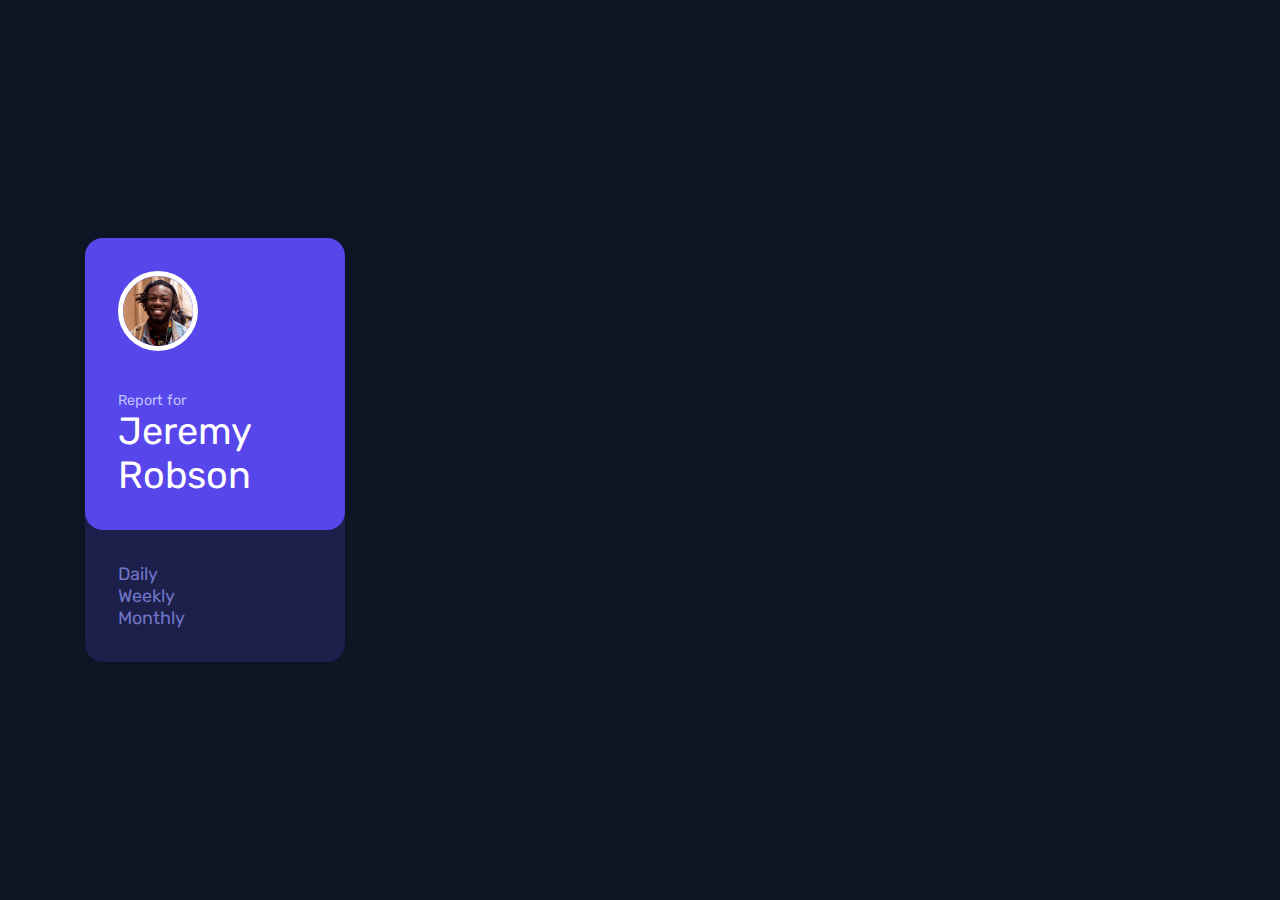
<file: time-tracking-dashboard-main/index.html>
<!DOCTYPE html>
<html lang="en">
<head>
  <meta charset="UTF-8">
  <meta name="viewport" content="width=device-width, initial-scale=1.0"> <!-- displays site properly based on user's device -->

  <link rel="icon" type="image/png" sizes="32x32" href="assets/images/favicon-32x32.png">
  <link rel="stylesheet" href="./css/index.css">
  <title>Frontend Mentor | Time tracking dashboard</title>

  <!-- Feel free to remove these styles or customise in your own stylesheet 👍 -->

</head>
<body >
  <main class="flex">
    <div class="container  grid">
      <div class="person flex-column">
        <div class="information flex-column">
          <div class="avatar"><img src="assets/images/image-jeremy.png" alt="avatar"></div>
          <div class="identity">
            <p class="context">Report for</p>
            <h2 class="name">Jeremy Robson</h2>
          </div>
          
        </div>
        <ul class="menus flex-column">
          <li>Daily</li>
          <li>Weekly</li>
          <li>Monthly</li>
        </ul>
      </div>
    </div>
  </main>
  <script src="js/main.js" type="module"></script>
</body>
</html>
</file>
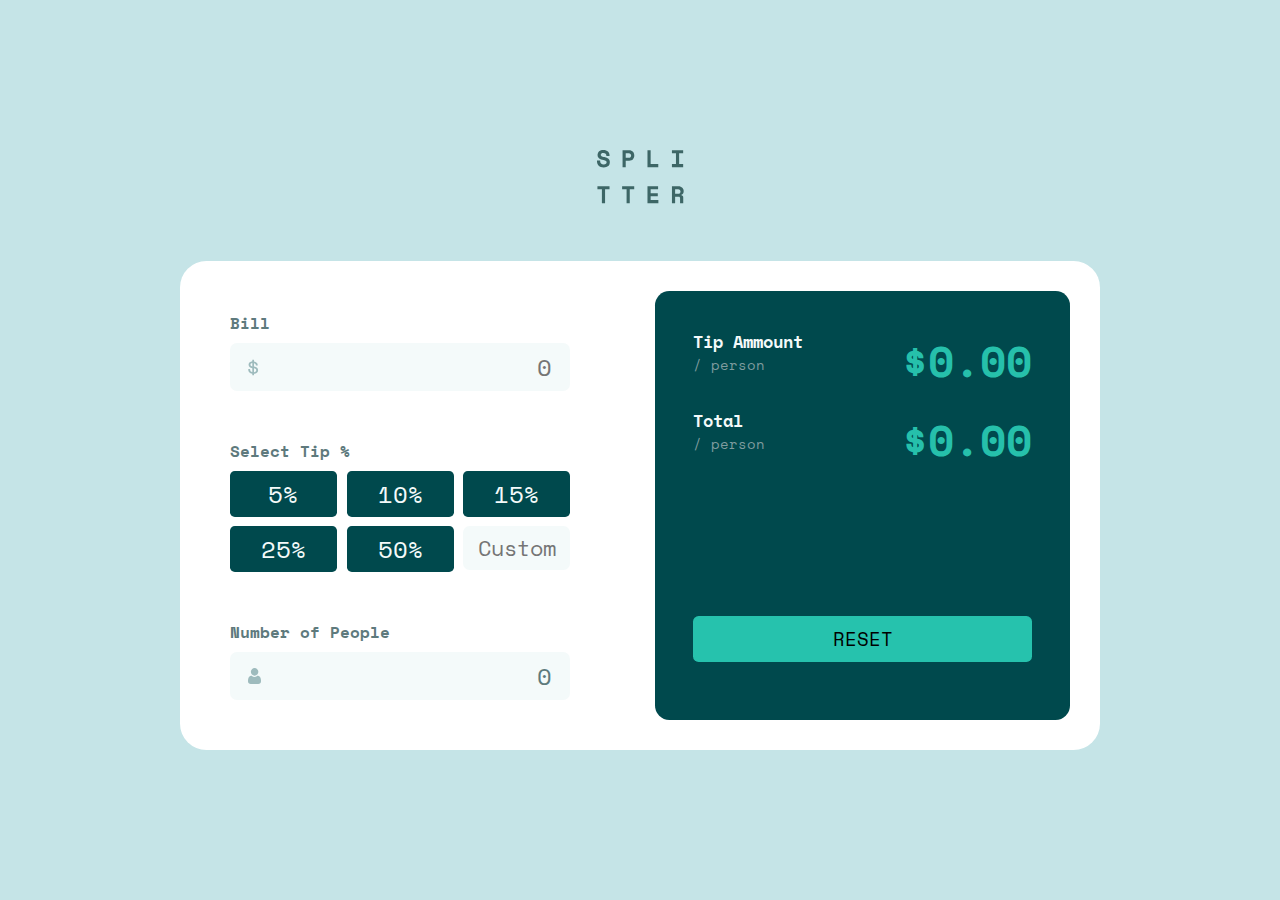
<file: tip-calculator-app-main/index.html>
<!DOCTYPE html>
<html lang="en">
<head>
  <meta charset="UTF-8">
  <meta name="viewport" content="width=device-width, initial-scale=1.0"> <!-- displays site properly based on user's device -->

  <link rel="icon" type="image/png" sizes="32x32" href="./assets/images/favicon-32x32.png">
  <script src="https://ajax.googleapis.com/ajax/libs/jquery/3.6.0/jquery.min.js"></script>
  <title>Frontend Mentor | Tip calculator app</title>

  <!-- Feel free to remove these styles or customise in your own stylesheet 👍 -->
  <link rel="stylesheet" href="./css/main.css">
</head>
<body class="flex">
  <main>
    <div class="container flex-column ">
      <div class="title">
        <img src="assets/images/logo.svg" alt="">
      </div>
      <div class="calculator flex rad-1 pad-3 rs">
        <div class="inputs flex-column gap-5 pad-2 ">
          <section class="bill">
            <h6>Bill</h6>
            <input type="text" name="textField" id="tfBill" placeholder="0" >
          </section>
          <section class="tip">
            <h6>Select Tip %</h6>
            <div class="options grid">
              <button class="option">5%</button>
              <button class="option">10%</button>
              <button class="option">15%</button>
              <button class="option">25%</button>
              <button class="option">50%</button>
              <input type="text" name="tfTipCustom" id="tfCustom" placeholder="Custom">
            </div>
          </section>
          <section class="numOfPeople">
            <div class="top flex sb">
              <h6>Number of People</h6>
              <h6 class="validate">Can't be zero</h6>
            </div>
            <input type="text" name="tfNumOfPeople" id="tfNumOfPeople" placeholder="0" class="" value="0">
          </section>
        </div>
        <div class="result pad-4 grid">
          <section class="tip-ammount flex sb">
            <div class="label">
              <h3>Tip Ammount</h3>
              <p>/ person</p>
            </div>
            <div class="value">
              <h1 class="total" >$<span id="res1">0.00</span> </h1>
            </div>
          </section>
          
          <section class="tip-total flex sb">
            <div class="label">
              <h3>Total</h3>
              <p>/ person</p>
            </div>
            <div class="value">
              <h1 class="total">$<span id="res2">0.00</span></h1>
            </div>
          </section>
          <section class="reset ">
            <button id="reset-btn" class="res-btn">RESET</button>
          </section>
        </div>
        
      </div>
    </div>
  </main>
  <script src="./js/Main.js"></script>
</body>
</html>
</file>
<file: article-preview-component-master/css/index.css>
@import url("https://fonts.googleapis.com/css2?family=Manrope:wght@500;700&display=swap");
* {
  padding: 0;
  margin: 0;
  box-sizing: border-box;
  text-decoration: none;
}

p {
  font-size: 1em;
  color: hsl(214deg, 17%, 51%);
}

h1,
h4 {
  color: hsl(217deg, 19%, 35%);
}

h1 {
  font-size: 1.55em;
}

img {
  max-width: 100%;
}

h4 {
  font-size: 1em;
}

.flex {
  display: flex;
}
@media (max-width: 768px) {
  .flex {
    flex-direction: column;
  }
}

body {
  display: flex;
  align-items: center;
  background-color: hsl(210deg, 46%, 95%);
  min-height: 100vh;
  font-size: 13px;
  font-family: "Manrope", sans-serif;
}
@media (max-width: 768px) {
  body {
    font-size: clamp(9px, 3px + 2vw, 13px);
  }
  body h1 {
    font-size: 1.3em;
  }
}

main {
  width: 100%;
}

ul {
  list-style: none;
}

main .container {
  margin: 0 auto;
  width: min(56.15em, 80%);
  box-shadow: 0 8px 2rem #d4e0ec;
}
main .container .card {
  border-radius: 0.6rem;
  background-color: white;
}
main .container .card .card_image {
  flex: 1 1 40%;
  border-top-left-radius: 0.6rem;
  border-bottom-left-radius: 0.6rem;
  overflow: hidden;
}
@media (max-width: 768px) {
  main .container .card .card_image {
    border-bottom-left-radius: 0;
    border-top-right-radius: 0.6rem;
  }
}
main .container .card .card_image img {
  object-fit: cover;
  height: 100%;
  object-position: left;
}
main .container .card .card_desc {
  flex: 1 1 60%;
  padding: 3em;
}
@media (max-width: 768px) {
  main .container .card .card_desc {
    padding-bottom: 1.5em;
  }
}
main .container .card .card_desc .heading .title {
  margin-bottom: 1em;
}
main .container .card .card_desc .heading .desc {
  margin-bottom: 1.5em;
}
main .container .card .card_desc .bottom {
  display: flex;
  align-items: center;
  justify-content: space-between;
}
@media (max-width: 768px) {
  main .container .card .card_desc .bottom {
    position: relative;
  }
}
main .container .card .card_desc .bottom .profile {
  display: flex;
}
main .container .card .card_desc .bottom .profile .avatar {
  width: 40px;
  height: 40px;
  border-radius: 50%;
  margin-right: 1.3em;
}
main .container .card .card_desc .bottom .profile .info {
  display: flex;
  flex-direction: column;
  justify-content: space-evenly;
}
main .container .card .card_desc .bottom .share {
  position: relative;
}
@media (max-width: 768px) {
  main .container .card .card_desc .bottom .share {
    position: static;
  }
}
main .container .card .card_desc .bottom .share .response {
  display: flex;
  opacity: 0;
  position: absolute;
  background-color: hsl(217deg, 19%, 35%);
  top: -70px;
  left: -350%;
  padding: 16px 37px;
  border-radius: 0.5rem;
  width: 248px;
  align-items: center;
  height: 55px;
  transition: opacity 0.5s;
}
main .container .card .card_desc .bottom .share .response::after {
  content: "";
  width: 0;
  height: 0;
  border: 15px solid transparent;
  border-bottom: 0;
  border-top: 13px solid hsl(217deg, 19%, 35%);
  position: absolute;
  bottom: -23%;
  left: 42.4%;
  z-index: 4;
  display: block;
}
@media (max-width: 768px) {
  main .container .card .card_desc .bottom .share .response {
    width: 80vw;
    height: 160%;
    left: -3em;
    top: -5px;
    opacity: 0;
    z-index: 3;
  }
  main .container .card .card_desc .bottom .share .response::after {
    content: none;
  }
}
main .container .card .card_desc .bottom .share .response.show {
  opacity: 1;
}
main .container .card .card_desc .bottom .share .response p {
  color: hsl(212deg, 23%, 69%);
  text-transform: uppercase;
  letter-spacing: 3px;
  margin-right: 22px;
}
main .container .card .card_desc .bottom .share .response ul {
  display: flex;
  gap: 17px;
}
main .container .card .card_desc .bottom .share .response ul li a {
  align-items: center;
  display: inline-flex;
  width: 20px;
  height: 20px;
}
main .container .card .card_desc .bottom .share .trigger {
  width: 30px;
  height: 30px;
  border-radius: 50%;
  background-color: hsl(210deg, 46%, 95%);
  display: grid;
  align-items: center;
  justify-content: center;
  z-index: 5;
}
@media (max-width: 768px) {
  main .container .card .card_desc .bottom .share .trigger {
    position: relative;
    top: 7px;
    transition: all 0.3s;
  }
  main .container .card .card_desc .bottom .share .trigger:hover {
    color: white;
    background-color: hsl(214deg, 17%, 51%);
  }
  main .container .card .card_desc .bottom .share .trigger:hover img {
    content: url("../assets/images/icon-share-white.svg");
  }
}
main .container .card .card_desc .bottom .share .trigger:hover {
  cursor: pointer;
}
main .container .card .card_desc .bottom .share .trigger:hover ~ * {
  display: block;
}

/*# sourceMappingURL=index.css.map */
</file>
<file: base-apparel-coming-soon-master/css/index.css>
@import url("https://fonts.googleapis.com/css2?family=Josefin+Sans:wght@300;400;600&display=swap");
* {
  padding: 0;
  margin: 0;
  box-sizing: border-box;
  text-decoration: none;
  list-style: none;
}

body {
  background: url("../assets/images/bg-pattern-desktop.svg"), linear-gradient(135deg, hsl(0deg, 0%, 100%), hsl(0deg, 100%, 98%));
  font-family: "Josefin Sans", sans-serif;
  font-size: 14px;
}
@media (max-width: 620px) {
  body {
    font-size: clamp(8px, 3px + 2vw, 16px);
  }
}

img {
  max-width: 100%;
}

h1 {
  font-size: 4em;
  letter-spacing: 0.4em;
  line-height: 1.2em;
}

main .container {
  display: flex;
  max-width: 1440px;
  height: 100%;
  min-height: 100vh;
}
main .container .card_desc {
  flex: 1 1 55%;
  padding: 4em min(10.3em, 5vw);
}
main .container .card_desc h1 {
  font-weight: 300;
  text-transform: uppercase;
  color: hsl(0deg, 36%, 70%);
  margin-bottom: 0.3em;
}
main .container .card_desc h1 span {
  font-weight: 600;
  color: black;
}
main .container .card_desc .background-mobile {
  display: none;
}
main .container .card_desc .logo {
  margin-bottom: 8.75em;
}
main .container .card_desc p {
  font-size: 1.15em;
  line-height: 1.6em;
  font-weight: 400;
  color: hsl(0deg, 36%, 70%);
}
main .container .card_desc form {
  margin-top: 3.125em;
  width: min(445px, 100%);
}
main .container .card_desc form *.hide {
  display: none;
}
main .container .card_desc form .input {
  position: relative;
}
main .container .card_desc form .input input {
  width: 100%;
  padding: 20px 32px;
  border-radius: 2rem;
  border: none;
  outline: 1px solid hsl(0deg, 36%, 70%);
}
main .container .card_desc form .input input::placeholder {
  color: hsl(0deg, 36%, 70%);
}
main .container .card_desc form .input button {
  position: absolute;
  right: 0;
  top: 0;
  border-radius: 2rem;
  width: 20%;
  height: 100%;
  box-shadow: 0px 8px 1rem hsla(0deg, 74%, 74%, 0.494);
  border: none;
  background: linear-gradient(135deg, hsl(0deg, 80%, 86%), hsl(0deg, 74%, 74%));
}
main .container .card_desc form .input button:hover {
  cursor: pointer;
  background: #f9c8c8;
}
main .container .card_desc form .input .error {
  position: absolute;
  right: 25%;
  top: 25%;
}
main .container .card_desc form .warning {
  font-size: 1em;
  margin-left: 32px;
  text-align: left;
  margin-top: 8px;
  color: red;
}
main .container .card_image {
  flex: 1 1 45%;
  background: url("../assets/images/hero-desktop.jpg");
  background-repeat: no-repeat;
  background-size: cover;
}
@media (max-width: 768px) {
  main .container {
    flex-direction: column;
  }
  main .container .card_desc {
    padding: 30px 35px;
  }
  main .container .card_desc h1, main .container .card_desc p {
    text-align: center;
  }
  main .container .card_desc .background-mobile {
    display: block;
    background: url("../assets/images/hero-mobile.jpg");
    background-repeat: no-repeat;
    background-size: cover;
    height: 250px;
    background-position: center;
    width: calc(100% + 70px);
    position: relative;
    left: -35px;
    margin-bottom: 65px;
  }
  main .container .card_desc .logo {
    margin-bottom: 30px;
    width: 100px;
  }
  main .container .card_desc p {
    font-size: 1.355em;
  }
  main .container .card_desc form {
    width: 100%;
  }
  main .container .card_desc form button {
    width: 24%;
  }
  main .container .card_image {
    display: none;
  }
}

/*# sourceMappingURL=index.css.map */
</file>
<file: expenses-chart-component-main/css/index.css>
@import url("https://fonts.googleapis.com/css2?family=DM+Sans:ital,wght@0,700;1,400&display=swap");
*,
*::after,
*::before {
  padding: 0;
  margin: 0;
  box-sizing: border-box;
}

body {
  font-family: "DM Sans", sans-serif;
  font-size: 18px;
  display: flex;
  align-items: center;
  min-height: 100vh;
  background-color: hsl(27deg, 66%, 92%);
}
@media (max-width: 545px) {
  body {
    font-size: clamp(12px, 5px + 2vw, 18px);
  }
}

.flex {
  display: flex;
}

.flex-column {
  display: flex;
  flex-direction: column;
}

header, main, footer {
  width: 100%;
}

p {
  opacity: 0.6;
  font-weight: 400;
}

h2 {
  font-size: 1.8em;
}

h1 {
  font-size: 2.6em;
}

.container {
  margin: 0 auto;
  width: min(540px, 92%);
}
.container > * {
  border-radius: 1rem;
}
.container .balance {
  background-color: hsl(10deg, 79%, 65%);
  padding: 1.77em;
  color: white;
  margin-bottom: 1.33em;
  justify-content: space-between;
}
.container .balance .balance-wrapper {
  display: flex;
  flex-direction: column;
  gap: 0.3em;
}
.container .graph {
  background-color: hsl(33deg, 100%, 98%);
  padding: 2.33em;
}
.container .graph p {
  color: hsl(28deg, 10%, 53%);
}
.container .graph .charts {
  padding: 0 0 1.6em 0;
  border-bottom: 2px solid hsl(27deg, 66%, 92%);
  justify-content: space-between;
}
.container .graph .charts .chart {
  display: flex;
  flex-direction: column;
  width: min(50px, 11%);
}
.container .graph .charts .chart .diagram {
  height: 200px;
  display: flex;
}
.container .graph .charts .chart .diagram .fill {
  width: 100%;
  background-color: hsl(10deg, 79%, 65%);
  align-self: flex-end;
  border-radius: 0.3rem;
  position: relative;
}
.container .graph .charts .chart .diagram .fill:hover {
  cursor: pointer;
  transition: background-color 0.5s;
  background-color: #f29e8d;
}
.container .graph .charts .chart .diagram .fill:hover > p {
  opacity: 1;
}
.container .graph .charts .chart .diagram .fill.max {
  background-color: hsl(186deg, 34%, 60%);
}
.container .graph .charts .chart .diagram .fill.max:hover {
  background-color: #98c7cd;
}
.container .graph .charts .chart .diagram .ammount {
  font-size: 0.9em;
  position: absolute;
  top: -45px;
  left: 50%;
  transform: translateX(-50%);
  padding: 0.5em 0.5em;
  background-color: hsl(25deg, 47%, 15%);
  color: white;
  border-radius: 0.4rem;
  transition: opacity 0.5s;
  opacity: 0;
  z-index: 2;
}
@media (max-width: 425px) {
  .container .graph .charts .chart .diagram .ammount {
    top: -35px;
  }
}
.container .graph .charts .chart .day-name {
  margin-top: 0.7em;
  text-align: center;
  font-size: 0.9em;
}
.container .graph .invest {
  padding: 2em 0 0.5em 0;
  justify-content: space-between;
}
.container .graph .invest .total-spent {
  gap: 0.3em;
}
.container .graph .invest .desc {
  justify-content: flex-end;
}
.container .graph .invest .desc h3 {
  text-align: right;
  font-size: 1.1em;
}
@media (max-width: 425px) {
  .container .balance,
.container .graph {
    padding: 20px;
  }
  .container .graph {
    gap: 2%;
  }
  .container .graph .diagram {
    height: 180px;
  }
  .container .graph .invest {
    padding-top: 1.5em;
  }
}/*# sourceMappingURL=index.css.map */
</file>
<file: faq-accordion-card-main/assets/css/index.css>
@import url("https://fonts.googleapis.com/css2?family=Kumbh+Sans:wght@400;700&display=swap");
* {
  padding: 0;
  margin: 0;
  box-sizing: border-box;
  text-decoration: none;
  outline: none;
  border: none;
}

.flex {
  display: flex;
}

.flex-column {
  display: flex;
  flex-direction: column;
}

main, header, footer {
  width: 100%;
}

img {
  max-width: 100%;
}

p {
  color: hsl(240deg, 6%, 50%);
  margin-top: 17px;
}

h1 {
  font-size: 2rem;
  color: hsl(238deg, 29%, 16%);
}

h3 {
  color: hsl(240deg, 6%, 50%);
}

body {
  min-height: 100vh;
  display: flex;
  align-items: center;
  font-size: 12px;
  background: linear-gradient(to bottom, hsl(273deg, 75%, 66%), hsl(240deg, 73%, 65%));
  font-family: "Kumbh Sans", sans-serif;
}
body .container {
  width: min(920px, 90%);
  background-color: white;
  margin: 0 auto;
  border-radius: 2rem;
  position: relative;
  align-items: center;
}
body .container > * {
  padding: 5.9em 0 7em 0;
}
body .container > img {
  position: absolute;
  top: 25%;
  left: -93px;
  z-index: 2;
  transition: .4s;
}
body .container > img.Hover {
  left: -133px;
}
@media (max-width: 1147px) {
  body .container > img {
    top: 23%;
  }
}
body .container .images {
  z-index: 1;
  flex: 1 1 475px;
  position: relative;
  background: url("../images/bg-pattern-desktop.svg");
  background-position: 119% 68%;
  background-repeat: no-repeat;
  background-size: 200%;
  overflow: hidden;
}
body .container .images .image-one img {
  position: relative;
  left: -18%;
  top: -5px;
  height: 100%;
}
body .container .faqs {
  flex: 1 1 445px;
  gap: 30px;
  padding-right: 8em;
}
body .container .faqs .faqs-wrapper .faq {
  border-bottom: 1px solid hsl(240deg, 5%, 91%);
  padding: 18px 0;
}
body .container .faqs .faqs-wrapper .faq .top {
  display: flex;
  align-items: center;
  justify-content: space-between;
}
body .container .faqs .faqs-wrapper .faq .top img {
  transition: 0.2s;
}
body .container .faqs .faqs-wrapper .faq .top:hover {
  cursor: pointer;
}
body .container .faqs .faqs-wrapper .faq .top:hover h3 {
  color: hsl(14deg, 88%, 65%);
}
body .container .faqs .faqs-wrapper .faq .top.Active img {
  transform: rotate(180deg);
}
body .container .faqs .faqs-wrapper .faq .top.Active ~ * {
  display: block;
}
body .container .faqs .faqs-wrapper .faq .top.Active h3 {
  color: hsl(238deg, 29%, 16%);
}
body .container .faqs .faqs-wrapper .faq .desc {
  display: none;
}
@media (max-width: 768px) {
  body .container {
    margin: 85px auto;
    margin-top: 147px;
    flex-direction: column;
  }
  body .container > img {
    display: none;
  }
  body .container h1 {
    text-align: center;
  }
  body .container > * {
    flex: auto;
  }
  body .container .images {
    position: unset;
    flex: 1 1 50%;
    width: 100%;
    overflow: unset;
    background: unset;
    background: url("../images/bg-pattern-mobile.svg");
    background-position: center top;
    background-repeat: no-repeat;
    padding: 0;
  }
  body .container .images .image-one img {
    content: url("../images/illustration-woman-online-mobile.svg");
    position: relative;
    top: -100px;
    left: 15%;
    width: 70%;
    height: auto;
    z-index: 2;
  }
  body .container .faqs {
    margin-top: -80px;
    padding: 25px;
    flex: 1 1 50%;
    width: 100%;
    padding: 25px;
    padding-bottom: 50px;
  }
  body .container .faqs > div {
    padding: 0;
  }
}

/*# sourceMappingURL=index.css.map */
</file>
<file: interactive-card-details-form-main/css/style.css>
@import url("https://fonts.googleapis.com/css2?family=Space+Grotesk:wght@500&display=swap");
.design {
  position: absolute;
  top: 0;
  left: 0;
  opacity: 0.5;
  margin: 0 auto;
  z-index: -1;
}

.desktop {
  display: none;
}

.mobile {
  display: block;
}

@media (min-width: 800px) {
  .desktop {
    display: block;
  }
  .mobile {
    display: none;
  }
}
.flex {
  display: flex;
}

.grid {
  display: grid;
}

.block {
  display: block;
}

.relative {
  position: relative;
}

.absolute {
  position: absolute;
}

.text-white {
  color: hsl(0deg, 0%, 100%);
}

.bg-white {
  background-color: hsl(0deg, 0%, 100%);
}

.text-verydarkviolet {
  color: hsl(278deg, 68%, 11%);
}

.bg-verydarkviolet {
  background-color: hsl(278deg, 68%, 11%);
}

*,
*::after,
*::before {
  padding: 0;
  margin: 0;
  box-sizing: border-box;
}

html {
  font-size: 62.5%;
}

body {
  min-height: 100vh;
  position: relative;
  font-size: 1.8rem;
  font-family: "Space Grotesk";
}

img {
  max-width: 100%;
}

.btn {
  width: 100%;
  padding: 1.11em 0;
  font-size: 1em;
  border: none;
  border-radius: 0.5em;
  letter-spacing: 1px;
  transition: 0.3s;
  margin-top: 2.22em;
}
.btn-primary {
  background-color: hsl(278deg, 68%, 11%);
  color: hsl(0deg, 0%, 100%);
}
.btn-primary:hover {
  background-color: hsl(279deg, 6%, 55%);
}
.btn:hover {
  cursor: pointer;
}

.flex-rs {
  flex-direction: column;
}
@media (min-width: 864px) {
  .flex-rs {
    flex-direction: row;
  }
}
.flex-sb {
  justify-content: space-between;
}
.flex-column {
  flex-direction: column;
}

[class*=overlay] {
  z-index: 1;
  border-radius: 0.5em;
}

.uppercase {
  text-transform: uppercase;
}

.label {
  display: block;
  font-size: 0.65em;
  font-weight: 500;
  letter-spacing: 2px;
  margin-bottom: 0.8rem;
}

input[type=text] {
  padding: 1rem 1.6rem;
  font-size: 1em;
  border-radius: 0.6em;
  border: 1px solid hsl(270deg, 3%, 87%);
  width: 100%;
  background-color: white;
  letter-spacing: 2px;
}
input[type=text]::placeholder {
  color: hsl(279deg, 6%, 55%);
}
input[type=text]:focus {
  outline: none;
  border: 1px solid hsl(249deg, 99%, 64%);
}

.input__group {
  margin-bottom: 1.5rem;
}

.wrapper {
  align-items: center;
  height: 100vh;
  background: white url("./../images/bg-main-desktop.png") no-repeat left;
  background-size: 33% 100%;
}
@media (max-width: 865px) {
  .wrapper {
    background: white url("./../images/bg-main-mobile.png") no-repeat top;
    background-size: 100% 33%;
  }
}
.wrapper .container {
  margin: 0 auto;
  width: min(105rem, 73%);
  gap: 10rem;
  justify-content: space-between;
  font-size: clamp(1.1rem, -0.0666666667rem + 1.2962962963vw, 1.8rem);
}
.wrapper .container__card {
  height: auto;
  flex-direction: column;
  gap: clamp(1rem, -3.1666666667rem + 4.6296296296vw, 3.5rem);
  left: -3rem;
}
.wrapper .container__form {
  width: 37rem;
  align-items: center;
  margin-right: 4.3rem;
}
.wrapper .container__form .bottom {
  gap: 2rem;
}
.wrapper .container__form .bottom > div {
  flex: 50%;
}
.wrapper .container__form .bottom .date-form {
  gap: 1rem;
}
.wrapper .container .card--number {
  margin-bottom: 5%;
  font-size: 1.7em;
}
.wrapper .container .card--logo {
  width: 4.66em;
}
.wrapper .container .card__front__overlay {
  top: 0;
  left: 0;
  width: 100%;
  height: 100%;
  padding: 2.8rem 3.4rem 2.9rem 3.2rem;
  justify-content: space-between;
}
.wrapper .container .card__back {
  left: 20%;
}
.wrapper .container .card__back__overlay {
  top: 44%;
  right: 12%;
}
@media (max-width: 864px) {
  .wrapper .container {
    align-items: center;
    gap: 0;
  }
  .wrapper .container__card {
    left: -10%;
    top: -4rem;
    flex-direction: column-reverse;
  }
  .wrapper .container__form {
    position: relative;
    top: -4rem;
    font-size: 1.5rem;
    margin-right: 0;
    width: min(37rem, 110%);
  }
  .wrapper .container__form .bottom {
    gap: 1rem;
  }
  .wrapper .container__form .bottom.date-form {
    gap: 0.5rem;
  }
  .wrapper .container .card__front {
    top: -8rem;
    z-index: 1;
  }
  .wrapper .container .card__front--bg,
.wrapper .container .card__back--bg {
    max-width: 28.5rem;
  }
}/*# sourceMappingURL=style.css.map */
</file>
<file: interactive-rating-component-main/assets/css/index.css>
@import url("https://fonts.googleapis.com/css2?family=Overpass:wght@400;700&display=swap");
* {
  padding: 0;
  margin: 0;
  box-sizing: border-box;
  font-family: 'Overpass',sans-serif;
}

p {
  opacity: 0.5;
}

body {
  background-color: #121417;
  min-height: 100vh;
  display: flex;
  align-items: center;
  justify-content: center;
  font-size: 15px;
}

@media (max-width: 600px) {
  body {
    font-size: clamp(9px, 3vw, 15px);
  }
}

body main .container {
  max-width: 410px;
  background-color: #1f2630;
  border-radius: 1.5rem;
  margin: 0 auto;
}

@media (max-width: 655px) {
  body main .container {
    width: 83vw;
  }
}

body main .container .interactive-rating {
  padding: 2.13em;
  display: flex;
  flex-direction: column;
  gap: 2.13em;
}

body main .container .interactive-rating .star {
  width: 3.33em;
  height: 3.33em;
  display: flex;
  border-radius: 50%;
  justify-content: center;
  align-items: center;
  background-color: #252d37;
}

body main .container .interactive-rating .heading {
  color: white;
}

body main .container .interactive-rating .heading h1 {
  margin-bottom: 1.33em;
  font-size: 1.7em;
}

@media (max-width: 376px) {
  body main .container .interactive-rating .heading h1 {
    margin-bottom: 1em;
  }
}

body main .container .interactive-rating .heading p {
  line-height: 1.5;
}

body main .container .interactive-rating .btn button {
  color: white;
  width: 100%;
  text-transform: uppercase;
  border-radius: 2em;
  height: clamp(2em, calc(2em + 3vw), 3.2em);
  background-color: #fb7413;
  transition: 0.3s;
  border: none;
  cursor: pointer;
}

body main .container .interactive-rating .btn button:hover {
  background-color: white;
  color: orange;
}

body main .container .option-wrapper {
  display: flex;
  justify-content: space-between;
}

body main .container .option-wrapper .number {
  color: white;
  display: flex;
  justify-content: center;
  align-items: center;
  width: 3.125em;
  height: 3.125em;
  background-color: #252d37;
  border-radius: 50%;
  font-size: 1.2em;
  cursor: pointer;
  transition: .5s;
}

body main .container .option-wrapper .number:hover {
  background-color: #fb7413;
}

body main .container .option-wrapper .number:hover p {
  opacity: 1;
}

body main .container .option-wrapper .number.selected {
  background-color: #7c8798;
}

body main .container .option-wrapper .number.selected p {
  opacity: 1;
}

body main .container .feedback {
  transition: .5s;
  padding: 4em 1.33em;
  display: none;
  font-size: 1.04859em;
  opacity: 0;
  flex-direction: column;
  gap: 1.28em;
  align-items: center;
  text-align: center;
  color: white;
}

body main .container .feedback.show {
  display: flex;
  opacity: 1;
}

body main .container .feedback .rating {
  padding: 7px 18px;
  background-color: #252d37;
  color: #fb7413;
  border-radius: 1rem;
}

body main .container .feedback .rating p {
  opacity: 1;
}

body main .container .feedback .desc h1 {
  margin-bottom: 1.3em;
}

body main .container .feedback .desc p {
  line-height: 1.5;
  font-size: 1em;
}
</file>
<file: intro-component-with-signup-form-master/css/index.css>
@import url("https://fonts.googleapis.com/css2?family=Poppins:wght@400;500;600;700&display=swap");
* {
  padding: 0;
  margin: 0;
  box-sizing: border-box;
  text-decoration: none;
  list-style: none;
}

h1 {
  font-size: 3em;
}

body {
  display: flex;
  font-family: "Poppins", sans-serif;
  justify-content: center;
  align-items: center;
  font-size: 16px;
  min-height: 100vh;
  background: hsl(0deg, 100%, 74%) url("./../assets/images/bg-intro-desktop.png");
}
body .flex {
  display: flex;
  align-content: center;
}
@media (max-width: 1230px) and (min-width: 576px) {
  body {
    font-size: clamp(5px, 4px + 1vw, 16px);
  }
}
body main .container {
  margin: 0 auto;
  width: min(1110px, 85%);
}
body main .container .left {
  display: flex;
  justify-content: center;
  flex-direction: column;
  flex: 1 1 53%;
  padding-right: 4.8em;
}
body main .container .left h1, body main .container .left p {
  color: white;
}
body main .container .left h1 {
  margin-bottom: 0.6em;
}
body main .container .left p {
  line-height: 1.4rem;
}
body main .container .right {
  flex: 1 1 47%;
}
body main .container .right > * {
  box-shadow: 0 7px 0.2rem rgba(0, 0, 0, 0.379);
  border-radius: 0.8rem;
}
body main .container .right .bold {
  font-weight: 700;
}
body main .container .right .offer {
  background-color: hsl(248deg, 32%, 49%);
  padding: 1.5625em 70px;
  margin-bottom: 20px;
}
body main .container .right .offer p {
  text-align: center;
  color: white;
}
body main .container .right .forms {
  background-color: white;
  padding: 2.5em;
  display: flex;
  flex-direction: column;
  gap: 20px;
}
body main .container .right .forms .validate, body main .container .right .forms .warning {
  display: none;
}
body main .container .right .forms .validate.error, body main .container .right .forms .warning.error {
  display: block;
}
body main .container .right .forms > small {
  font-size: 0.7em;
}
body main .container .right .forms .submit, body main .container .right .forms .tf {
  height: 56px;
  border-radius: 0.4rem;
  border: none;
}
body main .container .right .forms .form {
  position: relative;
  display: grid;
  gap: 10px;
}
body main .container .right .forms .form .tf {
  width: 100%;
  padding: 30px 23px;
  outline: 1px solid hsl(246deg, 25%, 77%);
  font-weight: 600;
}
body main .container .right .forms .form .tf:focus {
  outline: 1px solid hsl(249deg, 10%, 26%);
}
body main .container .right .forms .form .tf.error {
  outline: 1px solid hsl(0deg, 100%, 74%);
  color: hsl(0deg, 100%, 74%);
}
body main .container .right .forms .form .tf.error::placeholder {
  color: hsl(0deg, 100%, 74%);
}
body main .container .right .forms .form .validate {
  font-style: oblique;
  text-align: right;
  align-self: flex-end;
  color: hsl(0deg, 100%, 74%);
}
body main .container .right .forms .form .warning {
  position: absolute;
  top: 25%;
  right: 3%;
}
body main .container .right .forms .submit {
  text-transform: uppercase;
  color: white;
  background-color: hsl(154deg, 59%, 51%);
  font-weight: 700;
  letter-spacing: 1px;
}
body main .container .right .forms .submit:hover {
  background-color: #55d39c;
  cursor: pointer;
}
body main .container .right .forms .approval {
  color: hsl(246deg, 25%, 77%);
  align-self: center;
  text-align: center;
}
body main .container .right .forms .approval .bold {
  color: hsl(0deg, 100%, 74%);
}
@media (max-width: 567px) {
  body main .container {
    font-size: clamp(5px, 8px + 2vw, 14px);
    margin: 97px auto 87px;
  }
  body main .container .left {
    padding: 0;
    margin-bottom: 70px;
  }
  body main .container .left h1, body main .container .left p {
    text-align: center;
    font-size: 2em;
  }
  body main .container .left p {
    font-size: 1.08em;
  }
  body main .container .right .forms {
    padding: 25px;
  }
  body main .container .right .forms > small {
    font-size: 0.8em;
  }
}
@media (max-width: 576px) {
  body .flex {
    flex-direction: column;
  }
}

/*# sourceMappingURL=index.css.map */
</file>
<file: intro-section-with-dropdown-navigation-main/css/index.css>
@import url("https://fonts.googleapis.com/css2?family=Epilogue:wght@500;700&display=swap");
:root {
  font-size: 18px;
}

* {
  margin: 0;
  padding: 0;
  box-sizing: border-box;
  text-decoration: none;
  list-style: none;
  border: none;
}

body {
  font-family: "Epilogue";
  min-height: 100vh;
  font-size: 18px;
  background-color: hsl(0deg, 0%, 98%);
}
@media (max-width: 1090px) {
  body {
    font-size: clamp(16px, 1px + 1.5vw, 18px);
  }
}

img {
  max-width: 100%;
}

header, main {
  width: 100%;
}

.flex {
  display: flex;
}

.flex-column {
  display: flex;
  flex-direction: column;
}

.btn {
  padding: 0.8em 1.5em;
  background-color: hsl(0deg, 0%, 98%);
  color: hsl(0deg, 0%, 41%);
  border-radius: 1em;
  font-size: 1em;
  font-weight: 700;
  transition: all 0.3s;
}
@media (max-width: 768px) {
  .btn {
    background-color: white;
  }
}
.btn:hover {
  color: black;
  cursor: pointer;
}

.border {
  border: 2px solid hsl(0deg, 0%, 41%);
  color: hsl(0deg, 0%, 41%);
}
.border:hover {
  border-color: black;
  color: black;
}

li ul {
  display: none;
}

li {
  height: min-content;
  width: fit-content;
}

.container {
  width: min(1140px, 90%);
  margin: 0 auto;
}

h1 {
  font-size: 4.2em;
}

p {
  color: hsl(0deg, 0%, 41%);
  line-height: 1.5;
  font-size: 0.95em;
}

.indent {
  width: min(430px, 100%);
}

.black {
  background: black;
  color: white;
}
.black:hover {
  background-color: hsl(0deg, 0%, 98%);
  color: black;
  border: 1px solid black;
}

header {
  margin: 0 auto;
  align-items: center;
  font-size: 0.85em;
  padding: 1.1em 0;
  font-weight: 500;
  width: min(1360px, 90%);
}
header .logo {
  margin-right: 2.22em;
}
header .menu-trigger {
  width: 32px;
  aspect-ratio: 1/1;
  display: none;
}
header .navbar {
  width: 100%;
}
header .navbar .nav-wrapper {
  justify-content: space-between;
}
header .navbar .nav-wrapper a {
  color: hsl(0deg, 0%, 41%);
  transition: all 0.3s;
}
header .navbar .nav-wrapper a:hover {
  color: black;
}
header .navbar .nav-wrapper > ul {
  align-items: center;
}
header .navbar .nav-wrapper .links {
  gap: 2.22em;
}
header .navbar .nav-wrapper .links .close-trigger {
  display: none;
}
header .navbar .nav-wrapper .links > li a img {
  margin-left: 0.5em;
}
header .navbar .nav-wrapper .links .trigger {
  position: relative;
}
header .navbar .nav-wrapper .links .trigger a > img {
  transition: all 0.5s;
}
header .navbar .nav-wrapper .links .trigger a > img.active {
  transform: rotate(180deg);
}
header .navbar .nav-wrapper .links .trigger ul {
  display: none;
}
header .navbar .nav-wrapper .links .trigger ul a {
  transition: opacity 0.3s;
  display: flex;
  height: 2em;
  gap: 1em;
  align-items: center;
}
header .navbar .nav-wrapper .links .trigger ul a:hover img {
  transform: scale(1.2);
}
header .navbar .nav-wrapper .links .trigger ul a img {
  width: 15px;
}
header .navbar .nav-wrapper .links .trigger ul.active {
  display: flex;
  position: absolute;
  padding: 1.33em;
  top: 50px;
  right: 0;
  box-shadow: 0 0 2rem rgba(128, 128, 128, 0.342);
  width: max-content;
  background-color: white;
  border-radius: 0.5em;
  transition: opacity 0.5s;
}
header .navbar .nav-wrapper .links .trigger ul.expanse {
  display: flex;
  margin-top: 2.22em;
  margin-left: 2em;
  gap: 1em;
}
header .navbar .nav-wrapper .links .trigger:nth-of-type(2) ul.active {
  right: unset;
  left: 0;
}
header .navbar .nav-wrapper .join-with-us {
  gap: 1.1em;
}
header .navbar .nav-wrapper .close-trigger {
  display: none;
}
@media (max-width: 770px) {
  header {
    padding: 1.7em 0;
    justify-content: space-between;
  }
  header .menu-trigger {
    display: block;
  }
  header .navbar {
    position: fixed;
    top: 0;
    right: 0;
    width: 100vw;
    height: 100vh;
    transform: translateX(100vw);
    transition: all 0.5s ease;
    background-color: rgba(0, 0, 0, 0.466);
    display: flex;
    justify-content: flex-end;
  }
  header .navbar .nav-wrapper {
    padding: 1.7em;
    padding-right: 1.7em;
    width: max(240px, 60%);
    background-color: white;
    height: 100%;
    flex-direction: column;
    justify-content: unset;
    z-index: 99;
  }
  header .navbar .nav-wrapper .links {
    flex-direction: column;
    align-items: flex-start;
  }
  header .navbar .nav-wrapper .join-with-us {
    flex-direction: column;
  }
  header .navbar .nav-wrapper .close-trigger {
    display: block;
    align-self: flex-end;
    margin-bottom: 2em;
  }
  header .navbar.active {
    transform: translateX(0);
  }
}

.container {
  justify-content: space-between;
  margin-top: 2.5em;
  gap: 1em;
}
.container .left {
  justify-content: center;
  gap: 1.5em;
  width: min(510px, 50%);
}
.container .left .btn {
  margin-top: 1em;
  width: fit-content;
}
.container .left .supported-to {
  justify-content: space-evenly;
  align-items: center;
  margin-top: 3.5em;
  width: 100%;
  gap: 1.5em;
  flex-wrap: wrap;
}
.container .right {
  width: min(480px, 50%);
  align-items: center;
}
.container .right picture source {
  width: 100%;
}
@media (max-width: 930px) {
  .container {
    flex-direction: column-reverse;
  }
  .container .right {
    width: 100%;
  }
  .container .right .img {
    content: url(../assets/images/image-hero-mobile.png);
  }
  .container .left {
    width: 100%;
    display: flex;
    align-items: center;
    margin-top: 2.3em;
  }
}
@media (max-width: 930px) and (max-width: 700px) {
  .container .left h1 {
    font-size: clamp(2em, 8vw, 4em);
  }
}
@media (max-width: 930px) {
  .container .left > * {
    text-align: center;
  }
}
@media (max-width: 930px) {
  .container .left p {
    font-size: 0.95em;
    width: min(330px, 100%);
  }
}

/*# sourceMappingURL=index.css.map */
</file>
<file: sunnyside-agency-landing-page-main/css/style.css>
@import url("https://fonts.googleapis.com/css2?family=Barlow:wght@600&family=Fraunces:opsz,wght@9..144,700;9..144,800&display=swap");
.underline-red {
  --accent: #fe7867;
}

.underline-yellow {
  --accent: #fad400;
}

.underline-green--dark {
  --accent: #25564b;
}

.underline-blue {
  --accent: #19536b;
}

.underline-green--light {
  --accent: #7abdb0;
}

.relative {
  position: relative;
}

.fixed {
  position: fixed;
}

.absolute {
  position: absolute;
}

.text-neutral1 {
  color: hsl(212deg, 27%, 19%);
}

.text-neutral2 {
  color: hsl(213deg, 9%, 39%);
}

.text-neutral3 {
  color: hsl(232deg, 10%, 55%);
}

.text-neutral4 {
  color: hsl(210deg, 4%, 67%);
}

.text-white {
  color: hsl(0deg, 0%, 100%);
}

.g-1 {
  gap: 0.25rem;
}

.g-2 {
  gap: 0.5rem;
}

.g-3 {
  gap: 0.75rem;
}

.g-4 {
  gap: 1rem;
}

.g-5 {
  gap: 1.25rem;
}

.g-6 {
  gap: 1.5rem;
}

.g-7 {
  gap: 1.75rem;
}

.g-8 {
  gap: 2rem;
}

.g-9 {
  gap: 2.25rem;
}

.g-10 {
  gap: 2.5rem;
}

.g-11 {
  gap: 2.75rem;
}

.g-12 {
  gap: 3rem;
}

.g-13 {
  gap: 3.25rem;
}

.g-14 {
  gap: 3.5rem;
}

.g-15 {
  gap: 3.75rem;
}

.g-16 {
  gap: 4rem;
}

.g-17 {
  gap: 4.25rem;
}

.g-18 {
  gap: 4.5rem;
}

.g-19 {
  gap: 4.75rem;
}

.g-20 {
  gap: 5rem;
}

.flex {
  display: flex;
}

.grid {
  display: grid;
}

.inline {
  display: inline;
}

.inline-block {
  display: inline-block;
}

@keyframes slide {
  0% {
    transform: translateX(200%);
    opacity: 0;
  }
  60% {
    opacity: 0.2;
  }
  100% {
    opacity: 1;
  }
}
@keyframes breath {
  0% {
    margin-top: 0;
  }
  50% {
    margin-top: -3rem;
  }
  100% {
    margin-top: 0;
  }
}
*,
*::after,
*::before {
  padding: 0;
  margin: 0;
  box-sizing: border-box;
  list-style: none;
  text-decoration: none;
}

a {
  color: inherit;
}

html {
  font-size: 62.5%;
}

body {
  font-family: "Barlow", sans-serif;
  min-height: 100vh;
  font-size: 1.8rem;
}

.uppercase, .btn-secondary, .btn-primary {
  text-transform: uppercase;
  font-family: "Fraunces", serif;
}

.btn-primary {
  background-color: hsl(0deg, 0%, 100%);
  color: hsl(212deg, 27%, 19%);
  padding: 2rem 3.3rem;
  border-radius: 2em;
  font-size: 0.9em;
}

.btn-secondary {
  background-color: hsl(51deg, 100%, 49%);
  color: black;
  padding: 2rem 3rem;
  border-radius: 2em;
  font-size: 0.9em;
}

img {
  max-width: 100%;
  object-fit: cover;
  object-position: center;
}

h1, h2, h3, h4 {
  font-family: "Fraunces";
  font-weight: 900;
}

h2 {
  font-size: 2em;
}
@media (min-width: 725px) {
  h2 {
    font-size: 2.4em;
  }
}

h3 {
  font-size: 1.7em;
}

h4 {
  font-size: 1.2em;
}

p {
  line-height: 1.6;
  color: hsl(213deg, 9%, 39%);
}

.flex-column {
  flex-direction: column;
}
.flex-rs {
  flex-direction: column;
  flex-wrap: wrap;
}
@media (min-width: 725px) {
  .flex-rs {
    flex-direction: row;
  }
}
.flex-rs-reverse {
  flex-direction: column;
}
@media (min-width: 725px) {
  .flex-rs-reverse {
    flex-direction: row-reverse;
  }
}
.flex-child {
  margin-top: -5px;
  flex: 50%;
}
.flex-child3 {
  flex: 33%;
}

.container {
  max-width: 1440px;
  margin: 0 auto;
}

.header .navbar {
  width: 100%;
  padding: 3.5rem 4rem;
  justify-content: space-between;
  align-items: center;
  top: 0;
  z-index: 1;
}
.header .navbar .logo {
  width: 12rem;
  height: auto;
}
@media (min-width: 725px) {
  .header .navbar .logo {
    width: 17rem;
  }
}
.header .navbar__links {
  align-items: center;
}
@media (max-width: 72.5rem) {
  .header .navbar {
    padding: 3rem 2.5rem;
  }
}
.header .navbar .hamburger {
  display: none;
}
.header .navbar .hamburger__links {
  padding: 4.5rem;
  align-items: center;
  top: 10.5rem;
  width: calc(100% - 5rem);
  left: 50%;
  transform: translateX(-50%);
  background-color: hsl(0deg, 0%, 100%);
  visibility: hidden;
}
.header .navbar .hamburger__links.active {
  animation: slide 0.5s ease-in-out;
  visibility: visible;
  box-shadow: 0 0 0 100vmax rgba(0, 0, 0, 0.6);
}
.header .navbar .hamburger__links::before {
  content: "";
  position: absolute;
  right: 0;
  top: -5rem;
  border-bottom: 2.5rem solid white;
  border-left: 2.5rem solid transparent;
  border-top: 2.5rem solid transparent;
}
.header .navbar .hamburger__toggler input {
  top: 0;
  right: 0;
  width: 25px;
  height: 25px;
  opacity: 0;
}
.header .navbar .hamburger__toggler input:hover {
  cursor: pointer;
}
@media (max-width: 865px) {
  .header .navbar__links {
    display: none;
  }
  .header .navbar .hamburger {
    display: block;
  }
}
.header .hero__image img {
  height: 80vh;
}
@media (min-width: 800px) {
  .header .hero__image img {
    height: 90vh;
  }
}
.header .hero__text {
  top: 21rem;
  left: 50%;
  width: 100%;
  transform: translateX(-50%);
  text-align: center;
}
.header .hero__text .arrow {
  animation: breath 1s infinite alternate ease-in;
}
.header .hero__text h1 {
  font-size: 3.3em;
  letter-spacing: 1rem;
  margin-bottom: 11rem;
}
@media (max-width: 725px) {
  .header .hero__text {
    top: 15rem;
  }
  .header .hero__text h1 {
    font-size: 2.2em;
    margin-bottom: 6rem;
  }
}

.main .fiture img {
  height: 100%;
}
.main .fiture--description {
  justify-content: center;
  align-items: flex-start;
  gap: 3rem;
  padding: 7rem 3rem;
}
@media (min-width: 725px) {
  .main .fiture--description {
    gap: 5rem;
  }
}
@media (min-width: 725px) {
  .main .fiture--description {
    padding: 5rem 11rem;
  }
}
.main .fiture--description .reverse {
  padding: 7rem 3rem;
}
@media (min-width: 725px) {
  .main .fiture--description .reverse {
    padding: 5rem 14.5rem;
  }
}
.main .fiture--description .learn-more {
  width: fit-content;
  position: relative;
}
.main .fiture--description .learn-more::after {
  content: "";
  width: 110%;
  height: 0.4em;
  position: absolute;
  bottom: 0rem;
  left: -5%;
  border-radius: 1rem;
  z-index: -1;
  background-color: var(--accent);
}
@media (max-width: 72.5rem) {
  .main .fiture--description {
    text-align: center;
    align-items: center;
  }
}
.main .service--description {
  width: 90%;
  left: 50%;
  transform: translateX(-50%);
  text-align: center;
  position: absolute;
  bottom: 6rem;
}
@media (min-width: 725px) {
  .main .service--description {
    width: 55%;
  }
}
.main .service--description p {
  margin-top: 3.5rem;
}

.testimonial {
  text-align: center;
  padding: 7rem 3.8rem;
}
@media (min-width: 1000px) {
  .testimonial {
    padding: 16.3rem 16rem 16rem;
  }
}
.testimonial__wrapper {
  gap: 7rem;
  justify-content: center;
}
@media (min-width: 725px) {
  .testimonial__wrapper {
    gap: 4rem;
  }
}
.testimonial .title {
  margin-bottom: 8.3rem;
}
.testimonial .testimoni {
  flex: calc(33% - 3rem);
  min-width: 250px;
}
.testimonial .testimoni--avatar {
  width: 7.2rem;
  border-radius: 50%;
  margin-bottom: 6.5rem;
}
.testimonial .testimoni--comment {
  margin-bottom: 7.8rem;
}
.testimonial .testimoni .name {
  margin-bottom: 1.5rem;
}
.testimonial .testimoni .job {
  color: hsl(232deg, 10%, 55%);
  font-size: 0.8em;
}

.gallery {
  grid-template-columns: repeat(2, 1fr);
}
@media (min-width: 725px) {
  .gallery {
    grid-template-columns: repeat(4, 1fr);
  }
}

.footer {
  color: hsl(167deg, 40%, 24%);
  background-color: #90d4c5;
}
.footer .logo-fixed {
  width: 17rem;
  margin-bottom: 4.75rem;
}
.footer a {
  fill: hsl(167deg, 40%, 24%);
  transition: all 0.3s;
}
.footer a:hover {
  color: hsl(0deg, 0%, 100%);
  fill: hsl(0deg, 0%, 100%);
}
.footer__wrapper {
  padding: 7.25rem;
  align-items: center;
  max-width: 37.5rem;
  margin: 0 auto;
}
.footer--links {
  margin-bottom: 9.2rem;
}/*# sourceMappingURL=style.css.map */
</file>
<file: time-tracking-dashboard-main/css/index.css>
@import url("https://fonts.googleapis.com/css2?family=Rubik:wght@300;400;500&display=swap");
* {
  padding: 0;
  margin: 0;
  text-decoration: none;
  list-style: none;
}

*::after,
*::before {
  box-sizing: border-box;
}

.grid {
  display: grid;
}

.flex {
  display: flex;
}

.flex-column {
  display: flex;
  flex-direction: column;
}

.information,
.menus,
.content,
.menus {
  padding: 1.83em;
}
@media (max-width: 376px) {
  .information,
.menus,
.content,
.menus {
    padding: 2em;
  }
}

.content {
  background: hsl(235deg, 46%, 20%);
}

body {
  font-family: "Rubik", sans-serif;
  background: hsl(226deg, 43%, 10%);
  color: white;
  min-height: 100vh;
  align-items: center;
  font-size: 18px;
}

.box {
  background-color: lightgray;
}

.box,
.content,
.person,
.information,
.menus {
  border-radius: 1em;
}

.daily,
.monthly,
.weekly {
  display: none;
}

h1 {
  font-size: 2.7em;
  font-weight: 400;
}

h2 {
  font-size: 2.1em;
  font-weight: 400;
}

p {
  font-size: 0.8em;
  color: hsl(236deg, 100%, 87%);
}

main {
  min-height: 100vh;
  align-items: center;
  justify-content: center;
}
main .container {
  width: min(1110px, 90%);
  grid-template-columns: repeat(auto-fill, minmax(255px, 1fr));
  grid-template-rows: repeat(2, 1fr);
  margin: 0 auto;
  gap: 1.3em;
}
@media (max-width: 590px) {
  main .container {
    margin: 5em 0;
  }
}
main .person {
  background-color: hsl(235deg, 46%, 20%);
  grid-row: span 2;
}
main .person .avatar img {
  width: 70px;
  aspect-ratio: 1/1;
  border-radius: 50%;
  border: 5px solid white;
}
main .person .information {
  background-color: #5746ea;
  flex: 70%;
}
main .person .information .identity {
  margin-top: 2em;
}
@media (max-width: 590px) {
  main .person .information {
    flex-direction: row;
    gap: 1em;
  }
  main .person .information h2 {
    font-size: clamp(0.9em, 5.5vw, 2.1em);
  }
  main .person .information .identity {
    margin-top: 0;
    display: flex;
    flex-direction: column;
    justify-content: center;
  }
}
main .person .menus {
  flex: 30%;
  justify-content: space-around;
}
main .person .menus li {
  color: hsl(235deg, 45%, 61%);
}
main .person .menus li:hover {
  color: white;
}
main .person .menus li.active {
  color: white;
}
@media (max-width: 590px) {
  main .person .menus {
    flex-direction: row;
  }
}
main .box {
  height: 255px;
  position: relative;
}
main .box .content {
  position: absolute;
  bottom: 0;
  left: 0;
  right: 0;
  top: 20%;
  display: flex;
  flex-direction: column;
  gap: 2em;
}
main .box .title {
  display: flex;
  justify-content: space-between;
  align-items: center;
}
main .box .text.active {
  display: flex;
  flex-direction: column;
  justify-content: space-between;
}
main .box .text.active p {
  margin-top: 0.7em;
  font-size: 0.8em;
}
@media (max-width: 590px) {
  main .box .text.active {
    flex-direction: row;
  }
}
main .box.Work {
  background: url(./../assets/images/icon-work.svg);
  background-position: 90% 0;
  background-repeat: no-repeat;
  background-color: hsl(348deg, 100%, 68%);
}
main .box.Play {
  background: url(./../assets/images/icon-play.svg);
  background-position: 90% 0;
  background-repeat: no-repeat;
  background-color: hsl(195deg, 74%, 62%);
}
main .box.Study {
  background: url(./../assets/images/icon-study.svg);
  background-position: 90% 0;
  background-repeat: no-repeat;
  background-color: hsl(348deg, 100%, 68%);
}
main .box.Exercise {
  background: url(./../assets/images/icon-exercise.svg);
  background-position: 90% 0;
  background-repeat: no-repeat;
  background-color: hsl(145deg, 58%, 55%);
}
main .box.Social {
  background: url(./../assets/images/icon-social.svg);
  background-position: 90% 0;
  background-repeat: no-repeat;
  background-color: #7235d1;
}
main .box.SelfCare {
  background: url(./../assets/images/icon-self-care.svg);
  background-position: 90% 0;
  background-repeat: no-repeat;
  background-color: hsl(43deg, 84%, 65%);
}
@media (max-width: 590px) {
  main .box {
    height: 200px;
  }
}
</file>
<file: tip-calculator-app-main/css/main.css>
@import url("https://fonts.googleapis.com/css2?family=Space+Mono:wght@700&display=swap");
* {
  padding: 0;
  margin: 0;
  box-sizing: border-box;
  font-family: "Space Mono", monospace;
}

body {
  font-size: 24px;
  align-items: center;
  min-height: 100vh;
  background: hsl(185deg, 41%, 84%);
}
@media (max-width: 730px) {
  body {
    font-size: clamp(19px, 5vw, 24px);
  }
}

main {
  width: 100%;
}

.flex {
  display: flex;
}

.flex-column {
  display: flex;
  flex-direction: column;
}

.pad-2 {
  padding: 0.83em;
}

.pad-3 {
  padding: 1.25em;
}

.pad-1 {
  padding: 0.625em;
}

.pad-4 {
  padding: 2.65em;
}

.grid {
  display: grid;
}

.sb {
  justify-content: space-between;
}

.gap-5 {
  gap: 48px;
}

.rad-1 {
  border-radius: 1.1em;
  overflow: hidden;
}

p {
  color: hsl(184deg, 14%, 56%);
}

input[type=text] {
  width: 100%;
  height: 2em;
  font-size: 24px;
  background: hsl(189deg, 41%, 97%);
  border: none;
  border-radius: 0.3em;
  text-align: right;
  padding: 0.75em;
  color: hsl(186deg, 14%, 43%);
}
input[type=text]:focus {
  outline: 2px solid hsl(172deg, 67%, 45%);
}
input[type=text]#tfBill {
  background-image: url(./../assets/images/icon-dollar.svg);
  background-repeat: no-repeat;
  background-position: 0.75em;
}
input[type=text]#tfNumOfPeople {
  background-image: url(./../assets/images/icon-person.svg);
  background-repeat: no-repeat;
  background-position: 0.75em;
}

button {
  font-size: 1em;
  padding: 0.2em 0.75em;
  background-color: hsl(183deg, 100%, 15%);
  color: hsl(189deg, 41%, 97%);
  border-radius: 0.2em;
  border: none;
  transition: all 0.3s;
}
button:hover {
  cursor: pointer;
  background-color: #a1e7df;
  color: black;
}

.rs {
  flex-wrap: wrap;
}

main .container {
  width: min(100%, 920px);
  margin: 0 auto;
}
main .container .title {
  color: hsl(183deg, 100%, 15%);
  text-align: center;
  margin-bottom: 2em;
}
main .container .calculator {
  justify-content: space-between;
  background-color: white;
}
main .container .calculator > * {
  border-radius: 1em;
  flex-grow: 0;
}
@media (max-width: 730px) {
  main .container .calculator > * {
    flex-grow: 1;
  }
}
main .container .inputs {
  flex-basis: min(380px, 45%);
}
main .container .inputs section h6 {
  color: hsl(186deg, 14%, 43%);
  margin-bottom: 0.5em;
}
main .container .inputs .grid {
  grid-template-columns: repeat(3, 1fr);
  gap: 0.4em;
}
main .container .inputs .grid input[type=text] {
  padding: 0.2em 0.3em;
  text-align: center;
  font-size: 0.9em;
}
main .container .inputs .numOfPeople .top .validate {
  color: red;
  transition: opacity 0.2s;
  opacity: 0;
}
main .container .inputs .numOfPeople .top .validate.nv {
  opacity: 1;
}
main .container .inputs .numOfPeople input {
  transition: outline 0.2s;
}
main .container .inputs .numOfPeople input.nv {
  outline: 2px solid red;
  color: red;
}
@media (max-width: 730px) {
  main .container .inputs {
    margin-bottom: 1em;
  }
}
main .container .result {
  flex-basis: min(415px, 55%);
  background: hsl(183deg, 100%, 15%);
  color: hsl(189deg, 41%, 97%);
  font-size: 0.6em;
  gap: 1em;
  align-content: start;
}
main .container .result .total {
  font-size: 3em;
  color: hsl(172deg, 67%, 45%);
}
main .container .result .reset {
  margin-top: 9em;
}
main .container .result .reset .res-btn {
  color: black;
  background-color: #26c2ad;
  width: 100%;
  font-size: 1.3em;
  padding: 0.5em 0;
  border-radius: 0.3em;
}
main .container .result .reset .res-btn:hover {
  background-color: #a1e7df;
}
@media (max-width: 730px) {
  main .container .result .reset {
    margin-top: 3em;
  }
}/*# sourceMappingURL=main.css.map */
</file>
